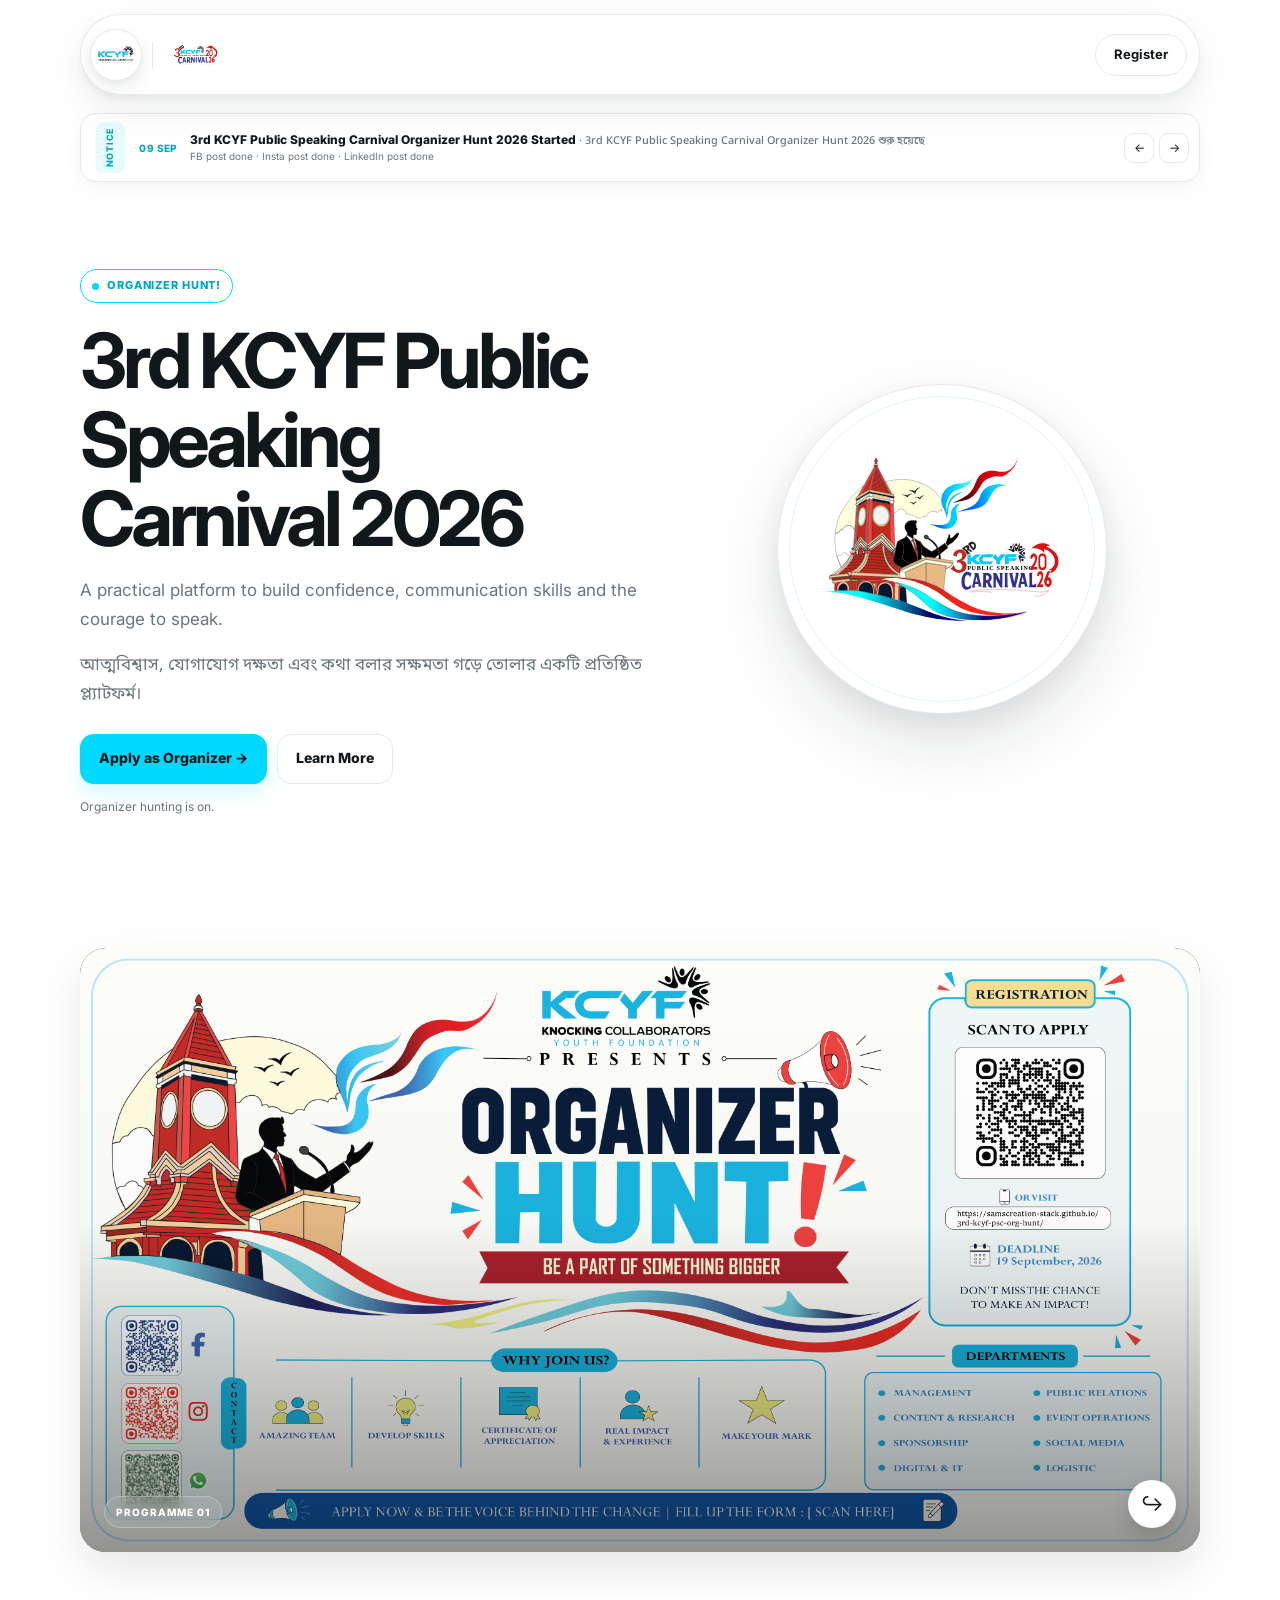
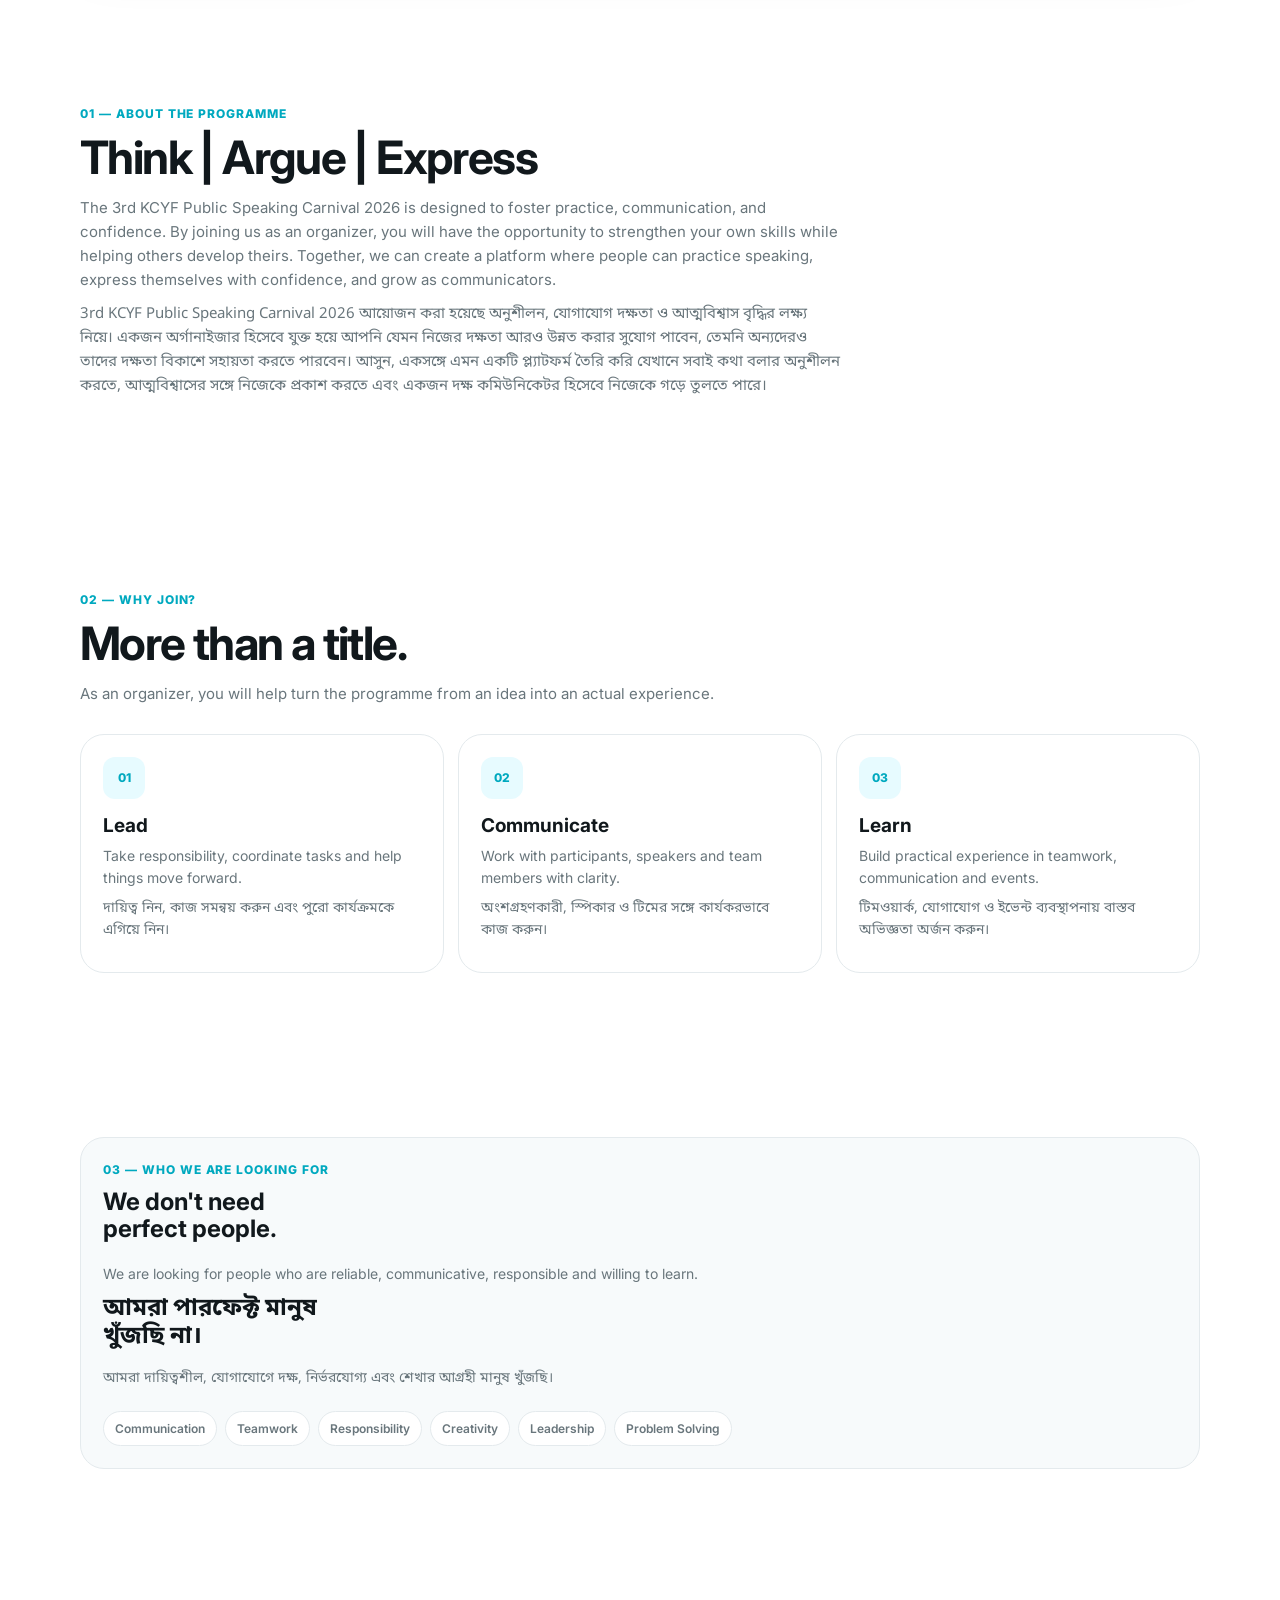
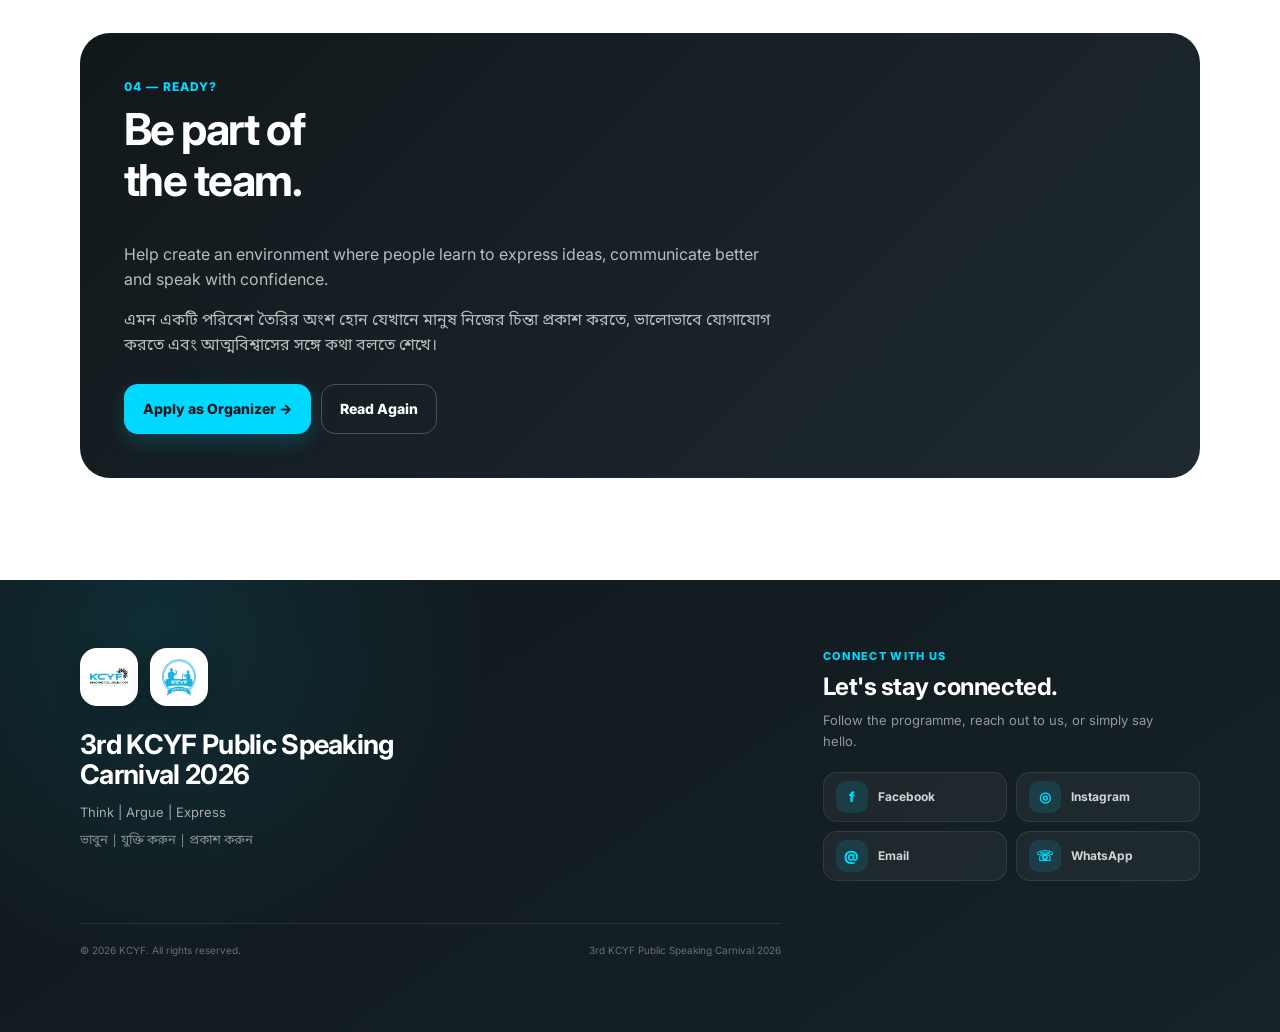
<file: index.html>
<!DOCTYPE html>
<html lang="en">

<head>
    <meta charset="UTF-8">

    <meta
        name="viewport"
        content="width=device-width, initial-scale=1.0"
    >

    <meta
        name="description"
        content="Organizer hunt for the 3rd KCYF Public Speaking Carnival."
    >

    <title>
        3rd KCYF PSC | Organizer Hunt
    </title>

    <!-- Favicon -->
    <link
        rel="icon"
        type="image/x-icon"
        href="asset/favicon.ico"
    >

    <!-- Main stylesheet -->
    <link
        rel="stylesheet"
        href="style.css"
    >
</head>


<body>


    <!-- =====================================================
         HEADER
         ===================================================== -->

    <header class="site-header">

        <div class="container nav">


            <!-- BRAND -->
            <a
                href="index.html"
                class="brand"
                aria-label="Public Speaking Programme home"
            >

                <img
                    src="asset/kcyf-logo.png"
                    alt="KCYF"
                >

                <span class="divider"></span>

                <img
                    src="asset/carnival-logo-text.svg"
                    alt="Programme"
                    class="event-logo"
                >

            </a>


            <!-- NAVIGATION -->
            <a
                href="register.html"
                class="nav-link"
            >
                Register
            </a>


        </div>

    </header>



    <!-- =====================================================
         MAIN
         ===================================================== -->

    <main>

<!-- =====================================================
     NOTICE BAR
     Hidden until there is an actual notice.
     ===================================================== -->

<section class="notice-bar" id="noticeBar" hidden>

    <div class="container">

        <div class="notice-box">

            <div class="notice-label">
                NOTICE
            </div>

            <div class="notice-window" id="noticeWindow">
                <!-- Notices will be added here later -->
            </div>

            <div class="notice-controls">

                <button
                    type="button"
                    class="notice-control"
                    id="noticePrev"
                    aria-label="Previous notice"
                >
                    ←
                </button>

                <button
                    type="button"
                    class="notice-control"
                    id="noticeNext"
                    aria-label="Next notice"
                >
                    →
                </button>

            </div>

        </div>

    </div>

</section>
        

        <!-- =================================================
             HERO
             ================================================= -->

        <section class="hero">

    <div class="container">

        <div class="hero-open">


                    <div class="hero-grid">


                        <!-- HERO TEXT -->

                        <div class="hero-content">


                            <span class="eyebrow">

                                <span class="eyebrow-dot"></span>

                                Organizer Hunt!

                            </span>


                            <h1>

                                3rd KCYF Public Speaking
                                <br>
                                Carnival 2026

                            </h1>


                            <p class="hero-subtitle">

                                A practical platform to build
                                confidence, communication skills
                                and the courage to speak.

                            </p>


                            <p class="hero-subtitle bn">

                                আত্মবিশ্বাস, যোগাযোগ দক্ষতা এবং
                                কথা বলার সক্ষমতা গড়ে তোলার একটি
                                প্রতিষ্ঠিত প্ল্যাটফর্ম।

                            </p>


                            <!-- BUTTONS -->

                            <div class="hero-actions">


                                <a
                                    href="register.html"
                                    class="btn btn-primary"
                                >
                                    Apply as Organizer
                                    →
                                </a>


                                <a
                                    href="#about"
                                    class="btn btn-secondary"
                                >
                                    Learn More
                                </a>


                            </div>


                            <p class="hero-note">

                                Organizer hunting is on.

                            </p>


                        </div>



                        <!-- HERO VISUAL -->

   <div class="hero-visual">

    <div class="hero-logo-circle">

        <img
            src="asset/carnival-logo-full.svg"
            alt="Public Speaking Programme"
        >

    </div>

</div>


                    </div>


                </div>

            </div>

        </section>

        <!-- =====================================================
     PROGRAMME BANNER 01
     ===================================================== -->

<section class="programme-banner">

    <div class="container">

        <a
            href="#"
            class="programme-banner-link"
            aria-label="Open programme banner"
        >

            <img
                src="asset/banner-01.png"
                alt="Public Speaking Programme"
                class="programme-banner-image"
            >

            <div class="programme-banner-overlay">

                <span class="programme-banner-tag">
                    PROGRAMME 01
                </span>

                <span class="programme-banner-arrow">
                    &#x21aa;
                </span>

            </div>

        </a>

    </div>

</section>


        <!-- =================================================
             ABOUT
             ================================================= -->

        <section
            class="section"
            id="about"
        >

            <div class="container">


                <div class="section-head">


                    <div class="section-kicker">

                        01 — ABOUT THE PROGRAMME

                    </div>


                    <h2>

                        Think | Argue | Express

                    </h2>


                    <p>

                        The 3rd KCYF Public Speaking Carnival 2026 
                        is designed to foster practice, communication, and confidence.
                        By joining us as an organizer, you will have the opportunity to
                        strengthen your own skills while helping others develop theirs.
                        Together, we can create a platform where people can practice speaking,
                        express themselves with confidence, and grow as communicators.


                    </p>


                    <p class="bn">

                        3rd KCYF Public Speaking Carnival 2026 আয়োজন করা হয়েছে অনুশীলন, যোগাযোগ দক্ষতা ও
                        আত্মবিশ্বাস বৃদ্ধির লক্ষ্য নিয়ে। একজন অর্গানাইজার হিসেবে যুক্ত হয়ে আপনি যেমন নিজের দক্ষতা 
                        আরও উন্নত করার সুযোগ পাবেন, তেমনি অন্যদেরও তাদের দক্ষতা বিকাশে সহায়তা করতে পারবেন।
                        আসুন, একসঙ্গে এমন একটি প্ল্যাটফর্ম তৈরি করি যেখানে সবাই কথা বলার অনুশীলন করতে, আত্মবিশ্বাসের
                        সঙ্গে নিজেকে প্রকাশ করতে এবং একজন দক্ষ কমিউনিকেটর হিসেবে নিজেকে গড়ে তুলতে পারে।


                    </p>


                </div>


            </div>

        </section>



        <!-- =================================================
             WHY ORGANIZE
             ================================================= -->

        <section class="section">


            <div class="container">


                <div class="section-head">


                    <div class="section-kicker">

                        02 — WHY JOIN?

                    </div>


                    <h2>

                        More than a title.

                    </h2>


                    <p>

                        As an organizer, you will help turn
                        the programme from an idea into an
                        actual experience.

                    </p>


                </div>



                <div class="grid-3">


                    <!-- CARD 01 -->

                    <article class="card">


                        <div class="card-icon">

                            01

                        </div>


                        <h3>

                            Lead

                        </h3>


                        <p>

                            Take responsibility, coordinate
                            tasks and help things move forward.

                        </p>


                        <p class="bn">

                            দায়িত্ব নিন, কাজ সমন্বয় করুন
                            এবং পুরো কার্যক্রমকে এগিয়ে নিন।

                        </p>


                    </article>



                    <!-- CARD 02 -->

                    <article class="card">


                        <div class="card-icon">

                            02

                        </div>


                        <h3>

                            Communicate

                        </h3>


                        <p>

                            Work with participants, speakers
                            and team members with clarity.

                        </p>


                        <p class="bn">

                            অংশগ্রহণকারী, স্পিকার ও টিমের
                            সঙ্গে কার্যকরভাবে কাজ করুন।

                        </p>


                    </article>



                    <!-- CARD 03 -->

                    <article class="card">


                        <div class="card-icon">

                            03

                        </div>


                        <h3>

                            Learn

                        </h3>


                        <p>

                            Build practical experience in
                            teamwork, communication and events.

                        </p>


                        <p class="bn">

                            টিমওয়ার্ক, যোগাযোগ ও ইভেন্ট
                            ব্যবস্থাপনায় বাস্তব অভিজ্ঞতা অর্জন করুন।

                        </p>


                    </article>


                </div>


            </div>

        </section>



        <!-- =================================================
             WHO WE ARE LOOKING FOR
             ================================================= -->

        <section class="section">


            <div class="container">


                <div class="card card-soft">


                    <div class="section-kicker">

                        03 — WHO WE ARE LOOKING FOR

                    </div>


                    <h2>

                        We don't need
                        <br>
                        perfect people.

                    </h2>


                    <p>

                        We are looking for people who are
                        reliable, communicative, responsible
                        and willing to learn.

                    </p>

                    <h2>

                        আমরা পারফেক্ট মানুষ
                        <br>
                        খুঁজছি না।

                    </h2>

                    <p class="bn">
                        আমরা দায়িত্বশীল, যোগাযোগে দক্ষ,
                        নির্ভরযোগ্য এবং শেখার আগ্রহী মানুষ খুঁজছি।

                    </p>



                    <div class="pill-row">


                        <span class="pill">
                            Communication
                        </span>


                        <span class="pill">
                            Teamwork
                        </span>


                        <span class="pill">
                            Responsibility
                        </span>


                        <span class="pill">
                            Creativity
                        </span>


                        <span class="pill">
                            Leadership
                        </span>


                        <span class="pill">
                            Problem Solving
                        </span>


                    </div>


                </div>


            </div>

        </section>



        <!-- =================================================
             FINAL CTA
             ================================================= -->

        <section class="section">


            <div class="container">


                <div class="cta-card">


                    <div class="section-kicker">

                        04 — READY?

                    </div>


                    <h2>

                        Be part of
                        <br>
                        the team.

                    </h2>


                    <p>

                        Help create an environment where
                        people learn to express ideas,
                        communicate better and speak with confidence.

                    </p>


                    <p class="bn">

                        এমন একটি পরিবেশ তৈরির অংশ হোন যেখানে
                        মানুষ নিজের চিন্তা প্রকাশ করতে,
                        ভালোভাবে যোগাযোগ করতে এবং আত্মবিশ্বাসের
                        সঙ্গে কথা বলতে শেখে।

                    </p>


                    <div class="hero-actions">


                        <a
                            href="register.html"
                            class="btn btn-primary"
                        >

                            Apply as Organizer
                            →

                        </a>


                        <a
                            href="#about"
                            class="btn btn-secondary"
                        >

                            Read Again

                        </a>


                    </div>


                </div>


            </div>

        </section>


    </main>



    <!-- =====================================================
         FOOTER
         ===================================================== -->

<footer class="premium-footer">

    <div class="container">

        <div class="footer-main">


            <!-- BRAND AREA -->

            <div class="footer-brand">

                <div class="footer-logos">

                    <div class="footer-logo-card">

                        <img
                            src="asset/kcyf-logo.png"
                            alt="KCYF"
                        >

                    </div>


                    <div class="footer-logo-card debate-logo-card">

                        <img
                            src="asset/kcyf-logo-debate-wing.png"
                            alt="KCYF Debate Wing"
                        >

                    </div>

                </div>


                <h3>

                    3rd KCYF Public Speaking<br>
                    Carnival 2026

                </h3>


                <p>

                    Think | Argue | Express

                </p>


                <p class="bn">

                    ভাবুন | যুক্তি করুন | প্রকাশ করুন

                </p>

            </div>



            <!-- CONTACT / SOCIAL AREA -->

<div class="footer-contact">

    <div class="footer-label">
        CONNECT WITH US
    </div>

    <h4>
        Let's stay connected.
    </h4>

    <p class="footer-contact-text">
        Follow the programme, reach out to us,
        or simply say hello.
    </p>


    <div class="social-buttons">


        <!-- FACEBOOK -->

        <a
            href="https://www.facebook.com/kcyf.org"
            target="_blank"
            rel="noopener noreferrer"
            class="social-button"
            aria-label="Facebook"
        >

            <span class="social-icon">
                f
            </span>

            <span>
                Facebook
            </span>

        </a>



        <!-- INSTAGRAM -->

        <a
            href="https://www.instagram.com/kcyf_insta"
            target="_blank"
            rel="noopener noreferrer"
            class="social-button"
            aria-label="Instagram"
        >

            <span class="social-icon">
                ◎
            </span>

            <span>
                Instagram
            </span>

        </a>



        <!-- EMAIL -->

        <a
    href="https://mail.google.com/mail/?view=cm&fs=1&to=knockingcollaborators@gmail.com&su=Public%20Speaking%20Programme%20Enquiry"
    target="_blank"
    rel="noopener noreferrer"
    class="social-button"
>

            <span class="social-icon">
                @
            </span>

            <span>
                Email
            </span>

        </a>



        <!-- WHATSAPP -->

        <a
            href="https://wa.me/8801621159749"
            target="_blank"
            rel="noopener noreferrer"
            class="social-button"
            aria-label="WhatsApp"
        >

            <span class="social-icon">
                ☏
            </span>

            <span>
                WhatsApp
            </span>

        </a>


    </div>

</div>



        <!-- BOTTOM -->

        <div class="footer-bottom">

            <span>

                © 2026 KCYF. All rights reserved.

            </span>


            <span>

                3rd KCYF Public Speaking
                Carnival 2026

            </span>

        </div>


    </div>

    </footer>


    <!-- JavaScript -->
    <script src="script.js"></script>

</body>

</html>
</file>
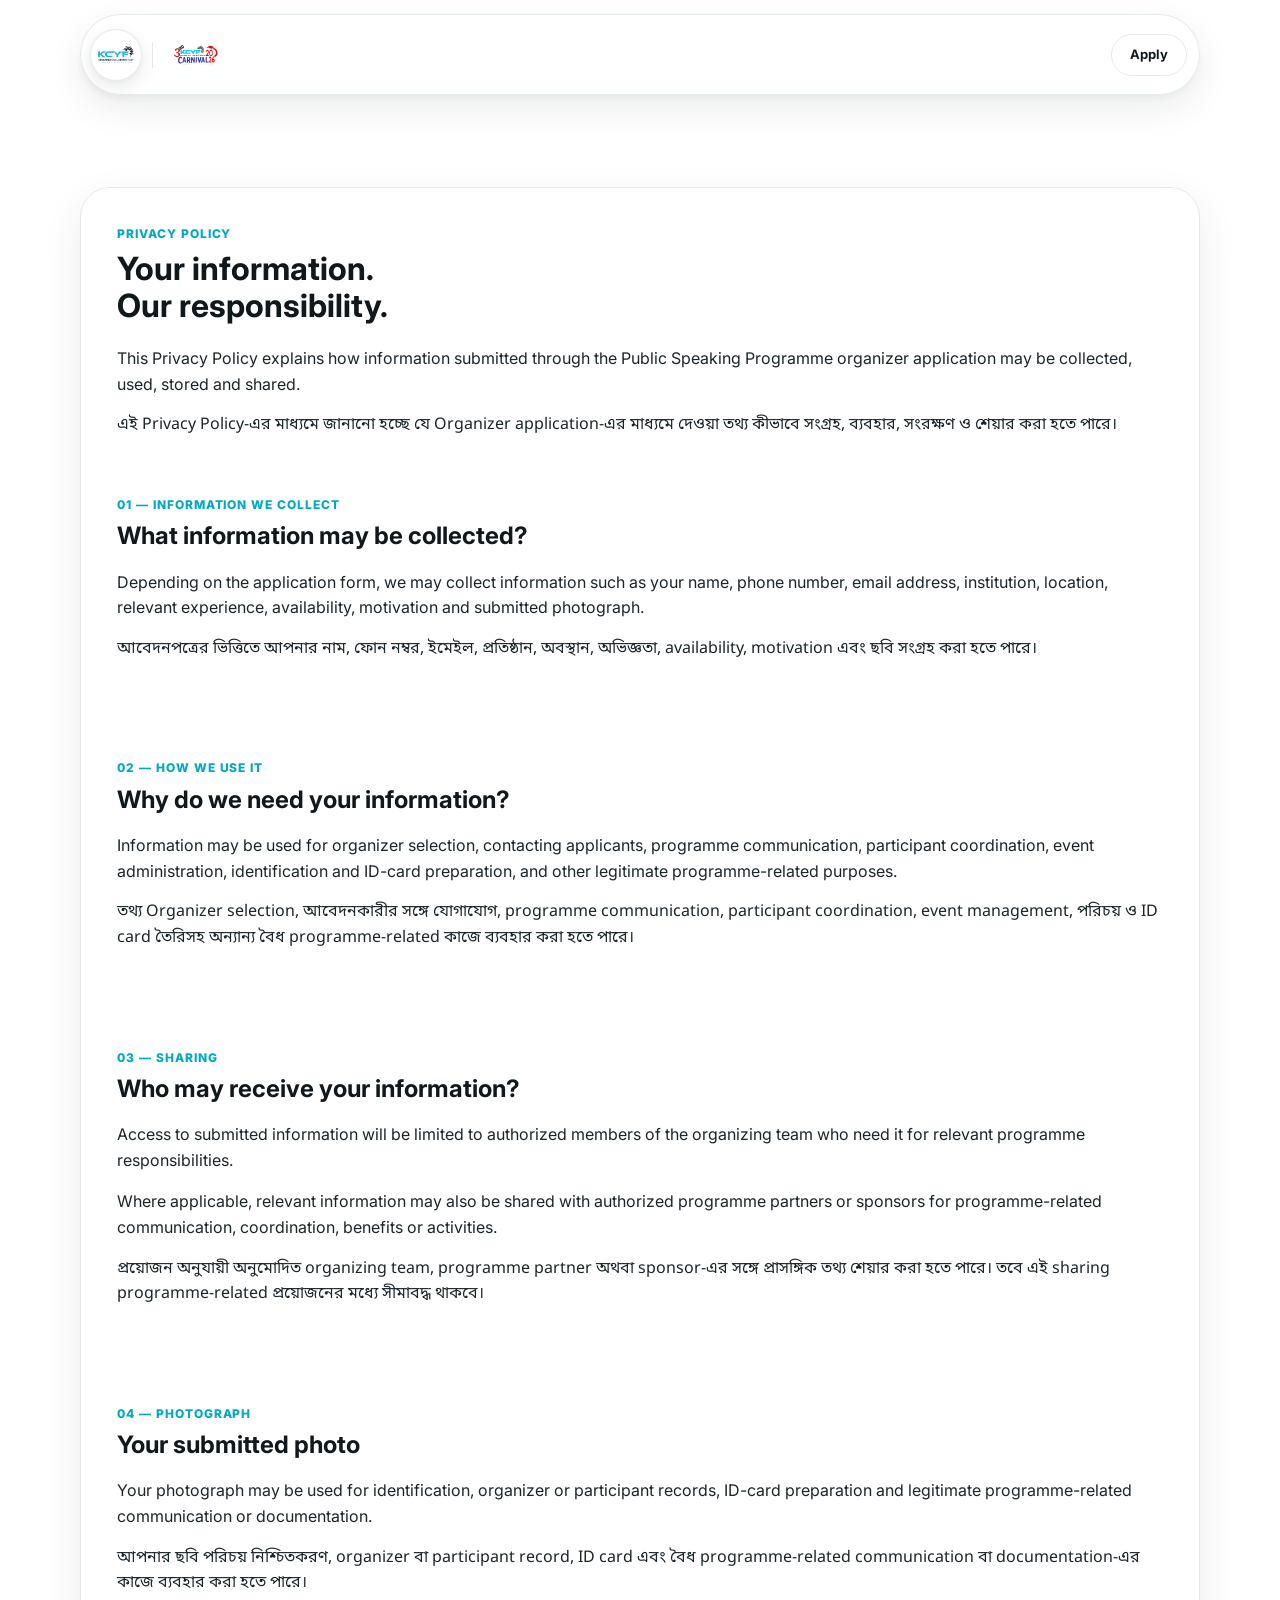
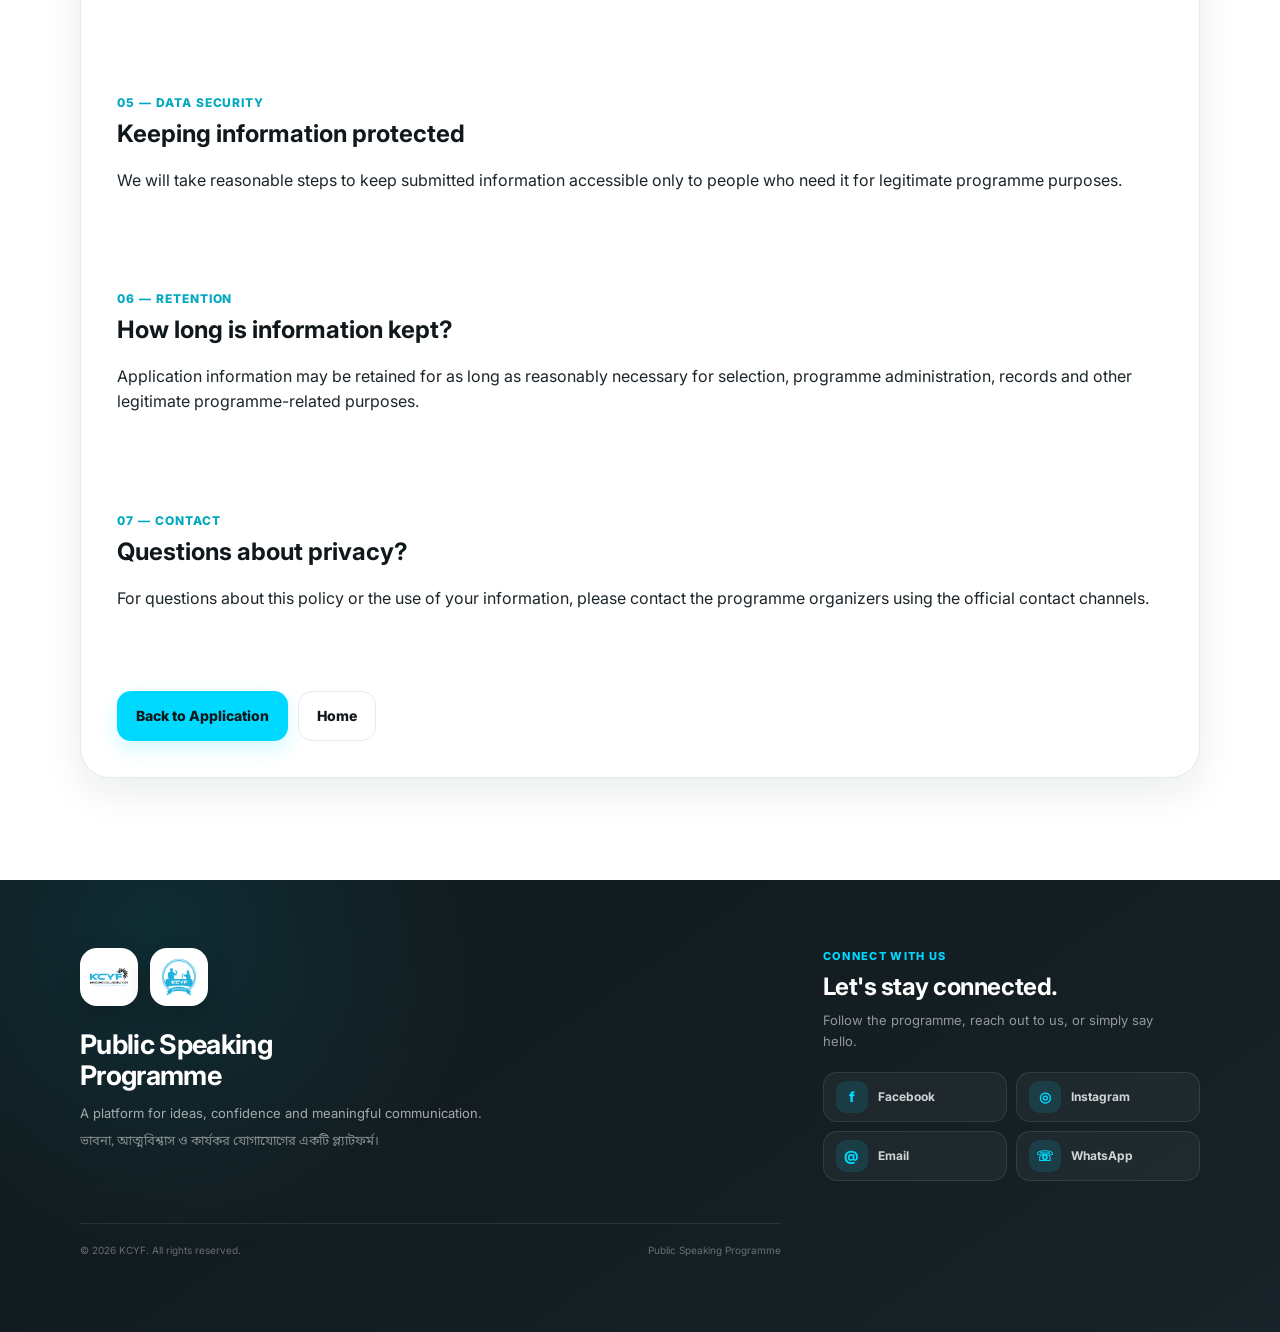
<file: privacy-policy.html>
<!DOCTYPE html>
<html lang="en">

<head>

    <meta charset="UTF-8">

    <meta
        name="viewport"
        content="width=device-width, initial-scale=1.0"
    >

    <meta
        name="description"
        content="Privacy Policy for the Public Speaking Programme."
    >

    <title>
        Privacy Policy | Public Speaking Programme
    </title>

    <link
        rel="icon"
        type="image/x-icon"
        href="asset/favicon.ico"
    >

    <link
        rel="stylesheet"
        href="style.css"
    >

</head>


<body>

    <!-- HEADER -->

    <header class="site-header">

        <div class="container nav">

            <a
                href="index.html"
                class="brand"
            >

                <img
                    src="asset/kcyf-logo.png"
                    alt="KCYF"
                >

                <span class="divider"></span>

                <img
                    src="asset/carnival-logo-text.svg"
                    alt="Programme"
                    class="event-logo"
                >

            </a>


            <a
                href="register.html"
                class="nav-link"
            >
                Apply
            </a>

        </div>

    </header>


    <!-- MAIN -->

    <main class="section">

        <div class="container">

            <div class="form-card">


                <div class="section-kicker">
                    PRIVACY POLICY
                </div>


                <h1>
                    Your information.
                    <br>
                    Our responsibility.
                </h1>


                <p>
                    This Privacy Policy explains how information
                    submitted through the Public Speaking Programme
                    organizer application may be collected, used,
                    stored and shared.
                </p>


                <p class="bn">
                    এই Privacy Policy-এর মাধ্যমে জানানো হচ্ছে যে
                    Organizer application-এর মাধ্যমে দেওয়া তথ্য কীভাবে
                    সংগ্রহ, ব্যবহার, সংরক্ষণ ও শেয়ার করা হতে পারে।
                </p>



                <!-- 01 -->

                <section class="section-small">

                    <div class="section-kicker">
                        01 — INFORMATION WE COLLECT
                    </div>

                    <h2>
                        What information may be collected?
                    </h2>

                    <p>
                        Depending on the application form, we may
                        collect information such as your name,
                        phone number, email address, institution,
                        location, relevant experience, availability,
                        motivation and submitted photograph.
                    </p>

                    <p class="bn">
                        আবেদনপত্রের ভিত্তিতে আপনার নাম, ফোন নম্বর,
                        ইমেইল, প্রতিষ্ঠান, অবস্থান, অভিজ্ঞতা,
                        availability, motivation এবং ছবি সংগ্রহ
                        করা হতে পারে।
                    </p>

                </section>



                <!-- 02 -->

                <section class="section-small">

                    <div class="section-kicker">
                        02 — HOW WE USE IT
                    </div>

                    <h2>
                        Why do we need your information?
                    </h2>

                    <p>
                        Information may be used for organizer
                        selection, contacting applicants,
                        programme communication, participant
                        coordination, event administration,
                        identification and ID-card preparation,
                        and other legitimate programme-related
                        purposes.
                    </p>

                    <p class="bn">
                        তথ্য Organizer selection, আবেদনকারীর সঙ্গে
                        যোগাযোগ, programme communication,
                        participant coordination, event management,
                        পরিচয় ও ID card তৈরিসহ অন্যান্য বৈধ
                        programme-related কাজে ব্যবহার করা হতে পারে।
                    </p>

                </section>



                <!-- 03 -->

                <section class="section-small">

                    <div class="section-kicker">
                        03 — SHARING
                    </div>

                    <h2>
                        Who may receive your information?
                    </h2>

                    <p>
                        Access to submitted information will be
                        limited to authorized members of the
                        organizing team who need it for relevant
                        programme responsibilities.
                    </p>

                    <p>
                        Where applicable, relevant information may
                        also be shared with authorized programme
                        partners or sponsors for programme-related
                        communication, coordination, benefits or
                        activities.
                    </p>

                    <p class="bn">
                        প্রয়োজন অনুযায়ী অনুমোদিত organizing team,
                        programme partner অথবা sponsor-এর সঙ্গে
                        প্রাসঙ্গিক তথ্য শেয়ার করা হতে পারে।
                        তবে এই sharing programme-related প্রয়োজনের
                        মধ্যে সীমাবদ্ধ থাকবে।
                    </p>

                </section>



                <!-- 04 -->

                <section class="section-small">

                    <div class="section-kicker">
                        04 — PHOTOGRAPH
                    </div>

                    <h2>
                        Your submitted photo
                    </h2>

                    <p>
                        Your photograph may be used for identification,
                        organizer or participant records, ID-card
                        preparation and legitimate programme-related
                        communication or documentation.
                    </p>

                    <p class="bn">
                        আপনার ছবি পরিচয় নিশ্চিতকরণ, organizer বা
                        participant record, ID card এবং বৈধ
                        programme-related communication বা
                        documentation-এর কাজে ব্যবহার করা হতে পারে।
                    </p>

                </section>



                <!-- 05 -->

                <section class="section-small">

                    <div class="section-kicker">
                        05 — DATA SECURITY
                    </div>

                    <h2>
                        Keeping information protected
                    </h2>

                    <p>
                        We will take reasonable steps to keep
                        submitted information accessible only to
                        people who need it for legitimate programme
                        purposes.
                    </p>

                </section>



                <!-- 06 -->

                <section class="section-small">

                    <div class="section-kicker">
                        06 — RETENTION
                    </div>

                    <h2>
                        How long is information kept?
                    </h2>

                    <p>
                        Application information may be retained for
                        as long as reasonably necessary for selection,
                        programme administration, records and other
                        legitimate programme-related purposes.
                    </p>

                </section>



                <!-- 07 -->

                <section class="section-small">

                    <div class="section-kicker">
                        07 — CONTACT
                    </div>

                    <h2>
                        Questions about privacy?
                    </h2>

                    <p>
                        For questions about this policy or the use of
                        your information, please contact the programme
                        organizers using the official contact channels.
                    </p>

                </section>



                <div class="hero-actions">

                    <a
                        href="register.html"
                        class="btn btn-primary"
                    >
                        Back to Application
                    </a>

                    <a
                        href="index.html"
                        class="btn btn-secondary"
                    >
                        Home
                    </a>

                </div>


            </div>

        </div>

    </main>


    <!-- FOOTER -->

<footer class="premium-footer">

    <div class="container">

        <div class="footer-main">


            <!-- BRAND AREA -->

            <div class="footer-brand">

                <div class="footer-logos">

                    <div class="footer-logo-card">

                        <img
                            src="asset/kcyf-logo.png"
                            alt="KCYF"
                        >

                    </div>


                    <div class="footer-logo-card debate-logo-card">

                        <img
                            src="asset/kcyf-logo-debate-wing.png"
                            alt="KCYF Debate Wing"
                        >

                    </div>

                </div>


                <h3>

                    Public Speaking
                    <br>
                    Programme

                </h3>


                <p>

                    A platform for ideas,
                    confidence and meaningful communication.

                </p>


                <p class="bn">

                    ভাবনা, আত্মবিশ্বাস ও
                    কার্যকর যোগাযোগের একটি প্ল্যাটফর্ম।

                </p>

            </div>



            <!-- CONTACT / SOCIAL AREA -->

<div class="footer-contact">

    <div class="footer-label">
        CONNECT WITH US
    </div>

    <h4>
        Let's stay connected.
    </h4>

    <p class="footer-contact-text">
        Follow the programme, reach out to us,
        or simply say hello.
    </p>


    <div class="social-buttons">


        <!-- FACEBOOK -->

        <a
            href="https://facebook.com/YOUR-PAGE"
            target="_blank"
            rel="noopener noreferrer"
            class="social-button"
            aria-label="Facebook"
        >

            <span class="social-icon">
                f
            </span>

            <span>
                Facebook
            </span>

        </a>



        <!-- INSTAGRAM -->

        <a
            href="https://instagram.com/YOUR-PAGE"
            target="_blank"
            rel="noopener noreferrer"
            class="social-button"
            aria-label="Instagram"
        >

            <span class="social-icon">
                ◎
            </span>

            <span>
                Instagram
            </span>

        </a>



        <!-- EMAIL -->

        <a
    href="https://mail.google.com/mail/?view=cm&fs=1&to=imramsamin24@gmail.com&su=Public%20Speaking%20Programme%20Enquiry"
    target="_blank"
    rel="noopener noreferrer"
    class="social-button"
>

            <span class="social-icon">
                @
            </span>

            <span>
                Email
            </span>

        </a>



        <!-- WHATSAPP -->

        <a
            href="https://wa.me/8801621159749"
            target="_blank"
            rel="noopener noreferrer"
            class="social-button"
            aria-label="WhatsApp"
        >

            <span class="social-icon">
                ☏
            </span>

            <span>
                WhatsApp
            </span>

        </a>


    </div>

</div>



        <!-- BOTTOM -->

        <div class="footer-bottom">

            <span>

                © 2026 KCYF. All rights reserved.

            </span>


            <span>

                Public Speaking Programme

            </span>

        </div>


    </div>

    </footer>


    <!-- JavaScript -->
    <script src="script.js"></script>

</body>

</html>
</file>
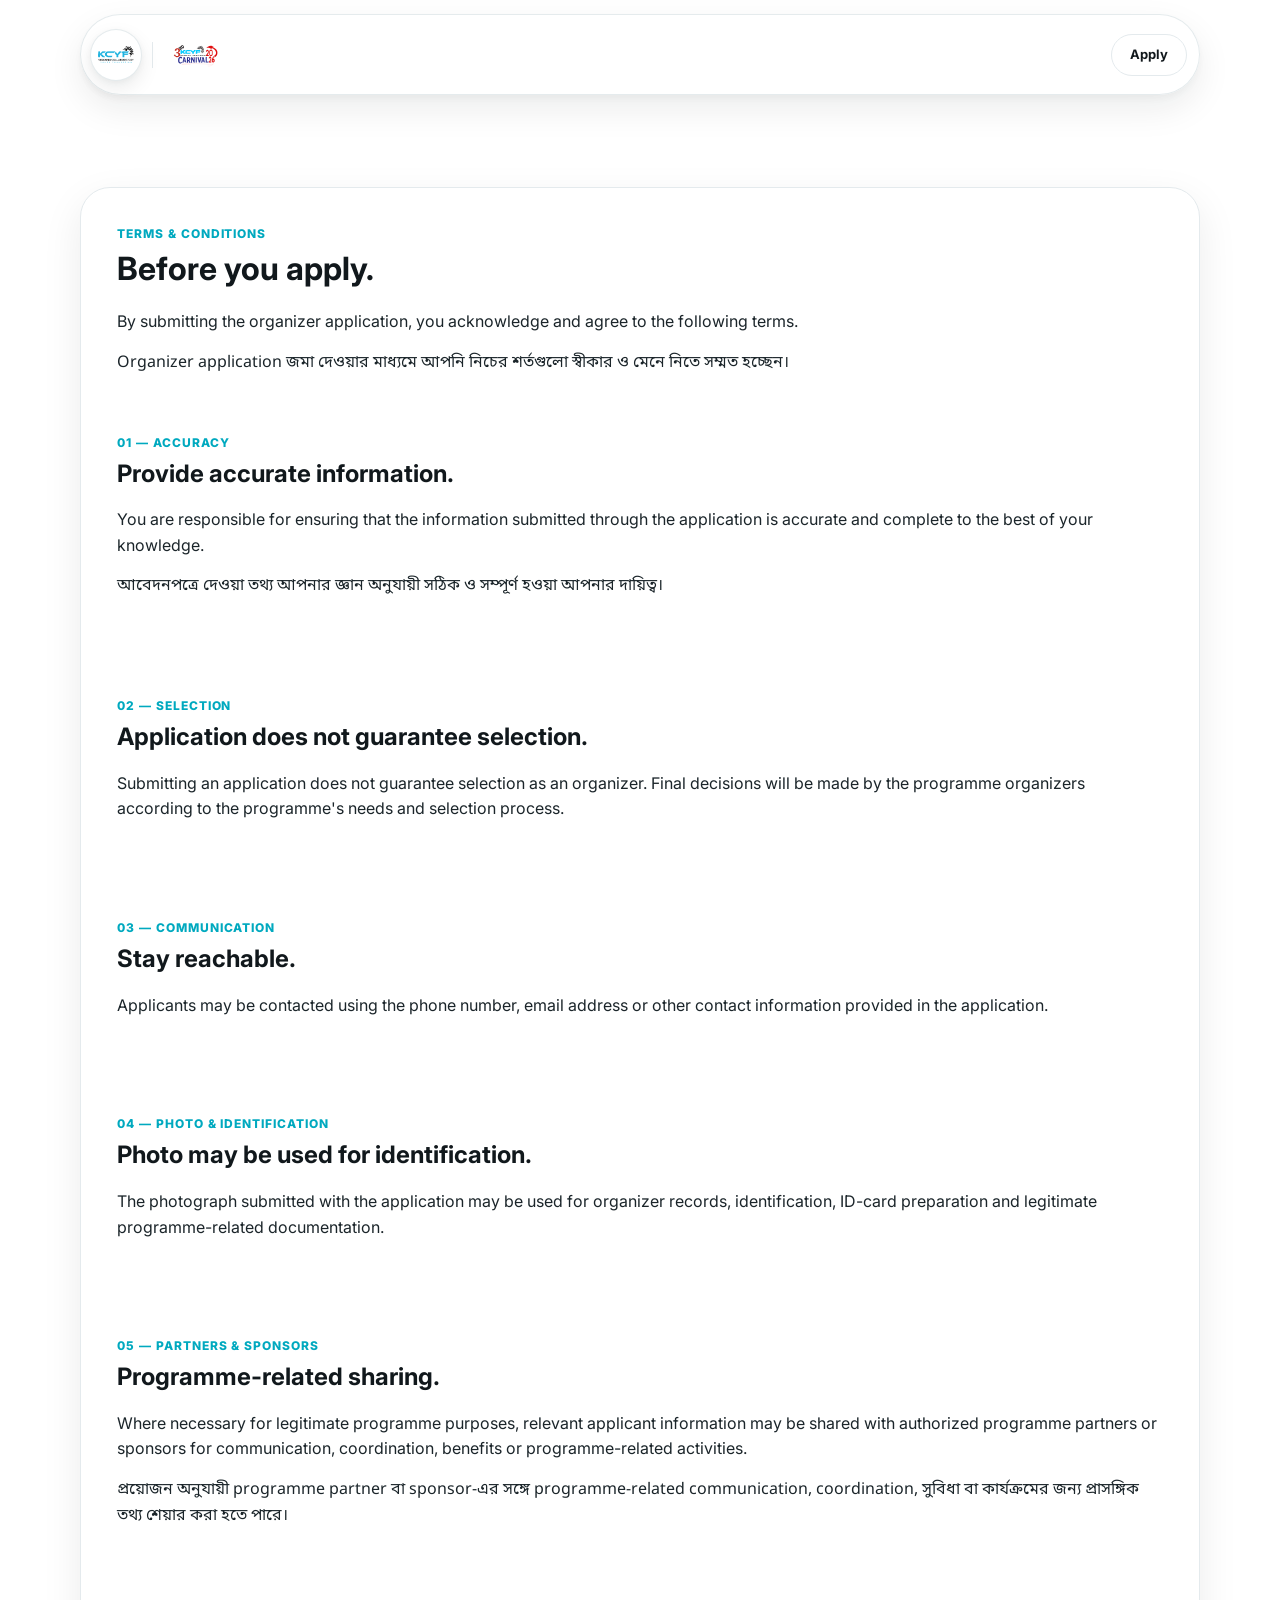
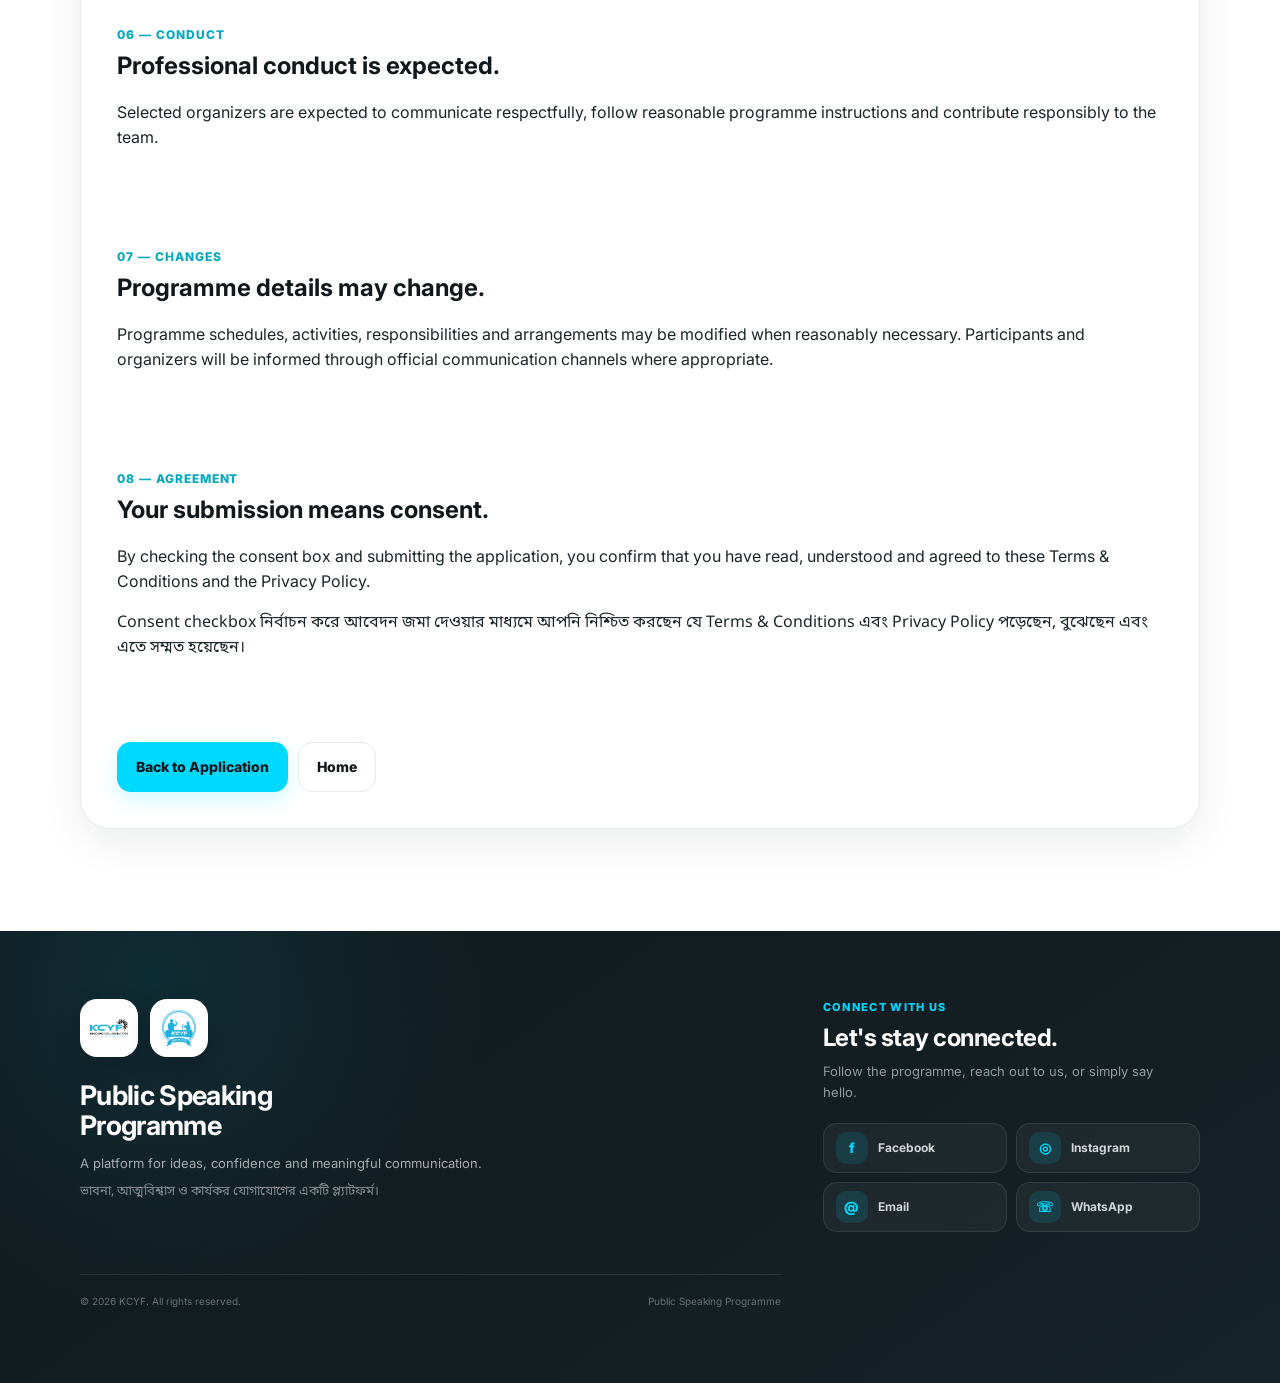
<file: terms-and-conditions.html>
<!DOCTYPE html>
<html lang="en">

<head>

    <meta charset="UTF-8">

    <meta
        name="viewport"
        content="width=device-width, initial-scale=1.0"
    >

    <meta
        name="description"
        content="Terms and Conditions for the Public Speaking Programme organizer application."
    >

    <title>
        Terms & Conditions | Public Speaking Programme
    </title>

    <link
        rel="icon"
        type="image/x-icon"
        href="asset/favicon.ico"
    >

    <link
        rel="stylesheet"
        href="style.css"
    >

</head>


<body>


    <!-- HEADER -->

    <header class="site-header">

        <div class="container nav">

            <a
                href="index.html"
                class="brand"
            >

                <img
                    src="asset/kcyf-logo.png"
                    alt="KCYF"
                >

                <span class="divider"></span>

                <img
                    src="asset/carnival-logo-text.svg"
                    alt="Programme"
                    class="event-logo"
                >

            </a>


            <a
                href="register.html"
                class="nav-link"
            >
                Apply
            </a>

        </div>

    </header>



    <!-- MAIN -->

    <main class="section">

        <div class="container">

            <div class="form-card">


                <div class="section-kicker">
                    TERMS & CONDITIONS
                </div>


                <h1>
                    Before you apply.
                </h1>


                <p>
                    By submitting the organizer application, you
                    acknowledge and agree to the following terms.
                </p>


                <p class="bn">
                    Organizer application জমা দেওয়ার মাধ্যমে
                    আপনি নিচের শর্তগুলো স্বীকার ও মেনে নিতে সম্মত হচ্ছেন।
                </p>



                <!-- 01 -->

                <section class="section-small">

                    <div class="section-kicker">
                        01 — ACCURACY
                    </div>

                    <h2>
                        Provide accurate information.
                    </h2>

                    <p>
                        You are responsible for ensuring that the
                        information submitted through the application
                        is accurate and complete to the best of your
                        knowledge.
                    </p>

                    <p class="bn">
                        আবেদনপত্রে দেওয়া তথ্য আপনার জ্ঞান অনুযায়ী
                        সঠিক ও সম্পূর্ণ হওয়া আপনার দায়িত্ব।
                    </p>

                </section>



                <!-- 02 -->

                <section class="section-small">

                    <div class="section-kicker">
                        02 — SELECTION
                    </div>

                    <h2>
                        Application does not guarantee selection.
                    </h2>

                    <p>
                        Submitting an application does not guarantee
                        selection as an organizer. Final decisions
                        will be made by the programme organizers
                        according to the programme's needs and
                        selection process.
                    </p>

                </section>



                <!-- 03 -->

                <section class="section-small">

                    <div class="section-kicker">
                        03 — COMMUNICATION
                    </div>

                    <h2>
                        Stay reachable.
                    </h2>

                    <p>
                        Applicants may be contacted using the phone
                        number, email address or other contact
                        information provided in the application.
                    </p>

                </section>



                <!-- 04 -->

                <section class="section-small">

                    <div class="section-kicker">
                        04 — PHOTO & IDENTIFICATION
                    </div>

                    <h2>
                        Photo may be used for identification.
                    </h2>

                    <p>
                        The photograph submitted with the application
                        may be used for organizer records,
                        identification, ID-card preparation and
                        legitimate programme-related documentation.
                    </p>

                </section>



                <!-- 05 -->

                <section class="section-small">

                    <div class="section-kicker">
                        05 — PARTNERS & SPONSORS
                    </div>

                    <h2>
                        Programme-related sharing.
                    </h2>

                    <p>
                        Where necessary for legitimate programme
                        purposes, relevant applicant information may
                        be shared with authorized programme partners
                        or sponsors for communication, coordination,
                        benefits or programme-related activities.
                    </p>

                    <p class="bn">
                        প্রয়োজন অনুযায়ী programme partner বা sponsor-এর
                        সঙ্গে programme-related communication,
                        coordination, সুবিধা বা কার্যক্রমের জন্য
                        প্রাসঙ্গিক তথ্য শেয়ার করা হতে পারে।
                    </p>

                </section>



                <!-- 06 -->

                <section class="section-small">

                    <div class="section-kicker">
                        06 — CONDUCT
                    </div>

                    <h2>
                        Professional conduct is expected.
                    </h2>

                    <p>
                        Selected organizers are expected to
                        communicate respectfully, follow reasonable
                        programme instructions and contribute
                        responsibly to the team.
                    </p>

                </section>



                <!-- 07 -->

                <section class="section-small">

                    <div class="section-kicker">
                        07 — CHANGES
                    </div>

                    <h2>
                        Programme details may change.
                    </h2>

                    <p>
                        Programme schedules, activities, responsibilities
                        and arrangements may be modified when reasonably
                        necessary. Participants and organizers will be
                        informed through official communication channels
                        where appropriate.
                    </p>

                </section>



                <!-- 08 -->

                <section class="section-small">

                    <div class="section-kicker">
                        08 — AGREEMENT
                    </div>

                    <h2>
                        Your submission means consent.
                    </h2>

                    <p>
                        By checking the consent box and submitting the
                        application, you confirm that you have read,
                        understood and agreed to these Terms & Conditions
                        and the Privacy Policy.
                    </p>

                    <p class="bn">
                        Consent checkbox নির্বাচন করে আবেদন জমা দেওয়ার
                        মাধ্যমে আপনি নিশ্চিত করছেন যে Terms & Conditions
                        এবং Privacy Policy পড়েছেন, বুঝেছেন এবং এতে
                        সম্মত হয়েছেন।
                    </p>

                </section>



                <div class="hero-actions">

                    <a
                        href="register.html"
                        class="btn btn-primary"
                    >
                        Back to Application
                    </a>

                    <a
                        href="index.html"
                        class="btn btn-secondary"
                    >
                        Home
                    </a>

                </div>


            </div>

        </div>

    </main>



    <!-- FOOTER -->

    <footer class="premium-footer">

    <div class="container">

        <div class="footer-main">


            <!-- BRAND AREA -->

            <div class="footer-brand">

                <div class="footer-logos">

                    <div class="footer-logo-card">

                        <img
                            src="asset/kcyf-logo.png"
                            alt="KCYF"
                        >

                    </div>


                    <div class="footer-logo-card debate-logo-card">

                        <img
                            src="asset/kcyf-logo-debate-wing.png"
                            alt="KCYF Debate Wing"
                        >

                    </div>

                </div>


                <h3>

                    Public Speaking
                    <br>
                    Programme

                </h3>


                <p>

                    A platform for ideas,
                    confidence and meaningful communication.

                </p>


                <p class="bn">

                    ভাবনা, আত্মবিশ্বাস ও
                    কার্যকর যোগাযোগের একটি প্ল্যাটফর্ম।

                </p>

            </div>



            <!-- CONTACT / SOCIAL AREA -->

<div class="footer-contact">

    <div class="footer-label">
        CONNECT WITH US
    </div>

    <h4>
        Let's stay connected.
    </h4>

    <p class="footer-contact-text">
        Follow the programme, reach out to us,
        or simply say hello.
    </p>


    <div class="social-buttons">


        <!-- FACEBOOK -->

        <a
            href="https://facebook.com/YOUR-PAGE"
            target="_blank"
            rel="noopener noreferrer"
            class="social-button"
            aria-label="Facebook"
        >

            <span class="social-icon">
                f
            </span>

            <span>
                Facebook
            </span>

        </a>



        <!-- INSTAGRAM -->

        <a
            href="https://instagram.com/YOUR-PAGE"
            target="_blank"
            rel="noopener noreferrer"
            class="social-button"
            aria-label="Instagram"
        >

            <span class="social-icon">
                ◎
            </span>

            <span>
                Instagram
            </span>

        </a>



        <!-- EMAIL -->

        <a
    href="https://mail.google.com/mail/?view=cm&fs=1&to=imramsamin24@gmail.com&su=Public%20Speaking%20Programme%20Enquiry"
    target="_blank"
    rel="noopener noreferrer"
    class="social-button"
>

            <span class="social-icon">
                @
            </span>

            <span>
                Email
            </span>

        </a>



        <!-- WHATSAPP -->

        <a
            href="https://wa.me/8801621159749"
            target="_blank"
            rel="noopener noreferrer"
            class="social-button"
            aria-label="WhatsApp"
        >

            <span class="social-icon">
                ☏
            </span>

            <span>
                WhatsApp
            </span>

        </a>


    </div>

</div>



        <!-- BOTTOM -->

        <div class="footer-bottom">

            <span>

                © 2026 KCYF. All rights reserved.

            </span>


            <span>

                Public Speaking Programme

            </span>

        </div>


    </div>

    </footer>


    <!-- JavaScript -->
    <script src="script.js"></script>

</body>

</html>
</file>
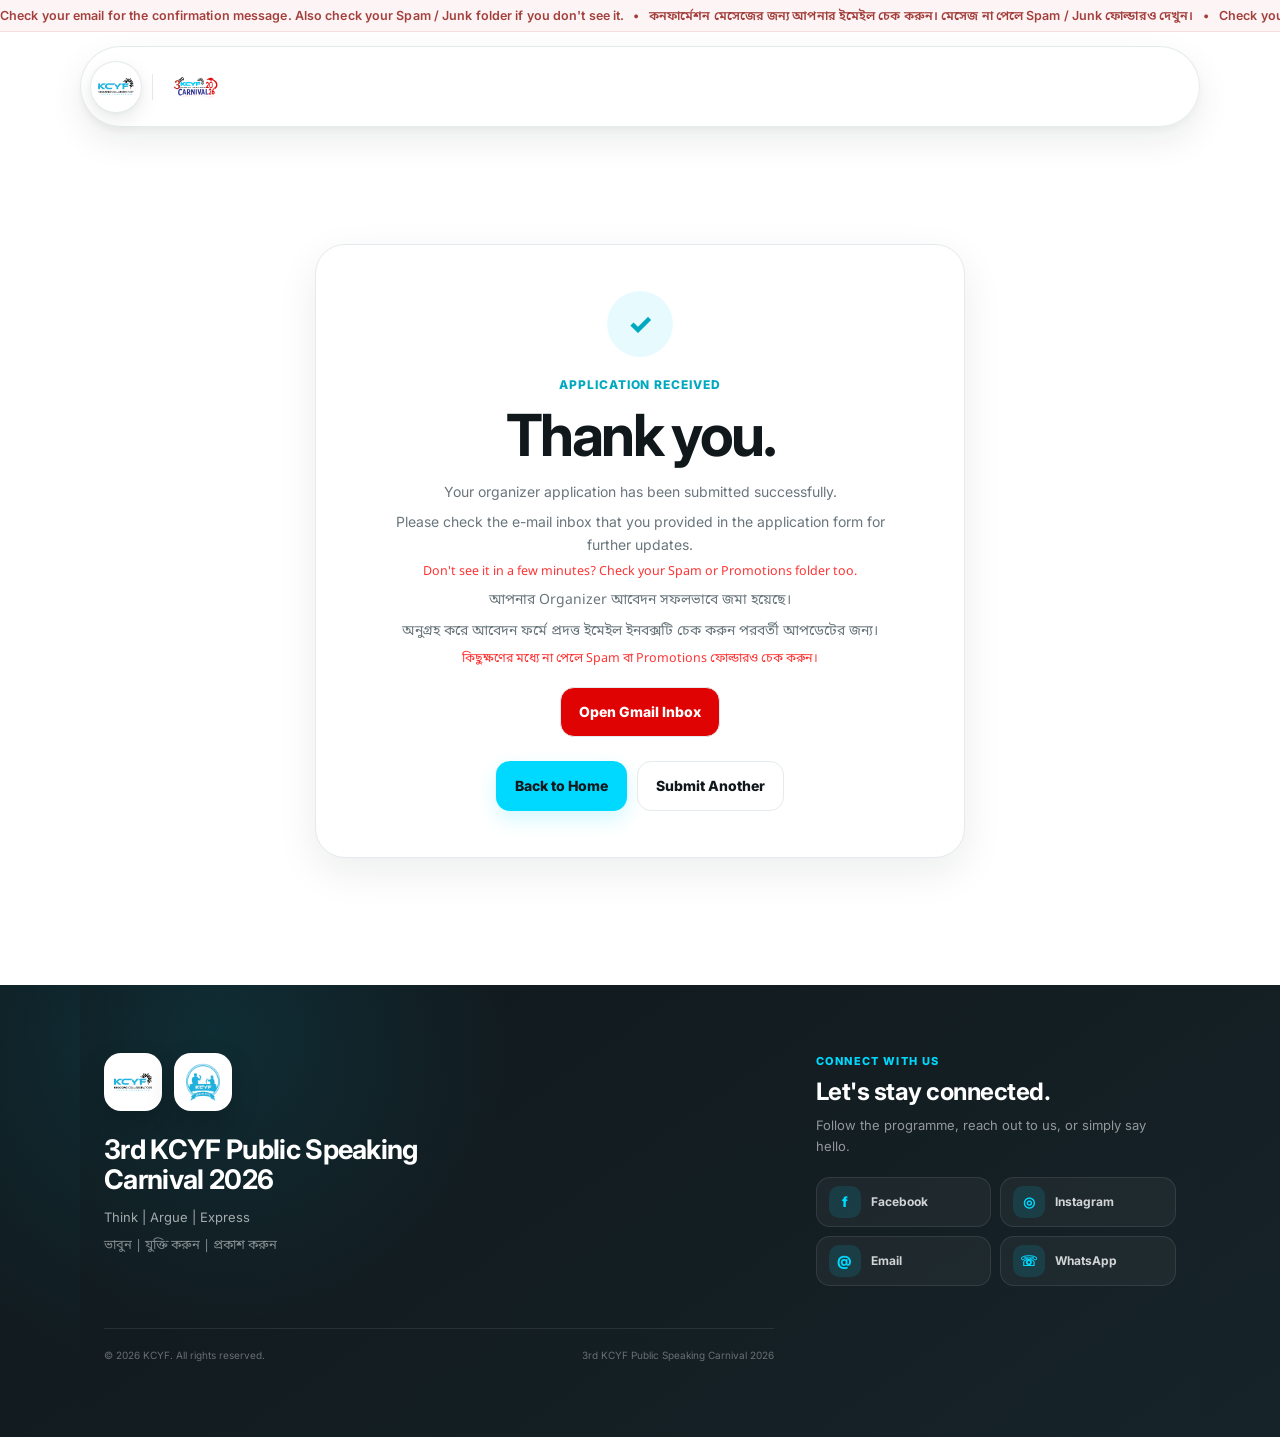
<file: thank-you.html>
<!DOCTYPE html>
<html lang="en">

<head>

    <meta charset="UTF-8">

    <meta
        name="viewport"
        content="width=device-width, initial-scale=1.0"
    >

    <meta
        name="description"
        content="Your organizer application has been received."
    >

    <title>
        Application Received | Public Speaking Programme
    </title>

    <!-- Favicon -->
    <link
        rel="icon"
        type="image/x-icon"
        href="asset/favicon.ico"
    >

    <!-- Main stylesheet -->
    <link
        rel="stylesheet"
        href="style.css"
    >

</head>


<body class="has-notice-strip">


    <!-- =====================================================
         EMAIL NOTIFICATION MARQUEE
         ===================================================== -->

    <div class="notice-strip" aria-hidden="true">

        <div class="notice-strip__track">

            <span class="notice-strip__item">
                Check your email for the confirmation message. Also check your Spam / Junk folder if you don't see it.
                &nbsp;&nbsp;•&nbsp;&nbsp;
                কনফার্মেশন মেসেজের জন্য আপনার ইমেইল চেক করুন। মেসেজ না পেলে Spam / Junk ফোল্ডারও দেখুন।
                &nbsp;&nbsp;•&nbsp;&nbsp;
            </span>

            <span class="notice-strip__item">
                Check your email for the confirmation message. Also check your Spam / Junk folder if you don't see it.
                &nbsp;&nbsp;•&nbsp;&nbsp;
                কনফার্মেশন মেসেজের জন্য আপনার ইমেইল চেক করুন। মেসেজ না পেলে Spam / Junk ফোল্ডারও দেখুন।
                &nbsp;&nbsp;•&nbsp;&nbsp;
            </span>

        </div>

    </div>


    <span class="sr-only">
        Check your email for the confirmation message. Also check your Spam or Junk folder if you don't see it.
    </span>


    <!-- =====================================================
         HEADER
         ===================================================== -->

    <header class="site-header">

        <div class="container nav">


            <!-- BRAND -->

            <a
                href="index.html"
                class="brand"
            >

                <img
                    src="asset/kcyf-logo.png"
                    alt="KCYF"
                >

                <span class="divider"></span>

                <img
                    src="asset/carnival-logo-text.svg"
                    alt="Programme"
                    class="event-logo"
                >

            </a>


        </div>

    </header>



    <!-- =====================================================
         MAIN
         ===================================================== -->

    <main class="thankyou">


        
        <div class="container">


            <div class="thank-card">


                <!-- SUCCESS ICON -->

                <div class="success-icon">

                    ✓

                </div>



                <!-- LABEL -->

                <div class="section-kicker">

                    APPLICATION RECEIVED

                </div>



                <!-- TITLE -->

                <h1>

                    Thank you<span id="thankName"></span>.

                </h1>



                <!-- ENGLISH -->

                <p>

                    Your organizer application has been
                    submitted successfully.

                </p>


                <p>

                    Please check the e-mail inbox that you provided in the application form for further updates.

                </p>

                <p style="color: red;" class="bn spam-note">

                    Don't see it in a few minutes? Check your
                    Spam or Promotions folder too.

                </p>



                <!-- BENGALI -->

                <p class="bn">

                    আপনার Organizer আবেদন সফলভাবে জমা হয়েছে।

                </p>


                <p class="bn">

                    অনুগ্রহ করে আবেদন ফর্মে প্রদত্ত ইমেইল ইনবক্সটি চেক করুন
                    পরবর্তী আপডেটের জন্য।

                </p>


                <p style="color: red;" class="bn spam-note">

                    কিছুক্ষণের মধ্যে না পেলে Spam বা Promotions
                    ফোল্ডারও চেক করুন।

                </p>


                <div class="gmail-cta">

                    <a
                        href="https://mail.google.com/mail/u/0/#inbox"
                        target="_blank"
                        rel="noopener noreferrer"
                        class="btn btn-secondary btn-gmail"
                    >

                        Open Gmail Inbox

                    </a>

                </div>



                <!-- BUTTONS -->

                <div class="thank-actions">


                    <a
                        href="index.html"
                        class="btn btn-primary"
                    >

                        Back to Home

                    </a>


                    <a
                        href="register.html"
                        class="btn btn-secondary"
                    >

                        Submit Another

                    </a>


                </div>


            </div>


        </div>

    </main>



    <!-- =====================================================
         FOOTER
         ===================================================== -->
<footer class="premium-footer">

    <div class="container">

       <footer class="premium-footer">

    <div class="container">

        <div class="footer-main">


            <!-- BRAND AREA -->

            <div class="footer-brand">

                <div class="footer-logos">

                    <div class="footer-logo-card">

                        <img
                            src="asset/kcyf-logo.png"
                            alt="KCYF"
                        >

                    </div>


                    <div class="footer-logo-card debate-logo-card">

                        <img
                            src="asset/kcyf-logo-debate-wing.png"
                            alt="KCYF Debate Wing"
                        >

                    </div>

                </div>


                <h3>

                    3rd KCYF Public Speaking<br>
                    Carnival 2026

                </h3>


                <p>

                    Think | Argue | Express

                </p>


                <p class="bn">

                    ভাবুন | যুক্তি করুন | প্রকাশ করুন

                </p>

            </div>



            <!-- CONTACT / SOCIAL AREA -->

<div class="footer-contact">

    <div class="footer-label">
        CONNECT WITH US
    </div>

    <h4>
        Let's stay connected.
    </h4>

    <p class="footer-contact-text">
        Follow the programme, reach out to us,
        or simply say hello.
    </p>


    <div class="social-buttons">


        <!-- FACEBOOK -->

        <a
            href="https://www.facebook.com/kcyf.org"
            target="_blank"
            rel="noopener noreferrer"
            class="social-button"
            aria-label="Facebook"
        >

            <span class="social-icon">
                f
            </span>

            <span>
                Facebook
            </span>

        </a>



        <!-- INSTAGRAM -->

        <a
            href="https://www.instagram.com/kcyf_insta"
            target="_blank"
            rel="noopener noreferrer"
            class="social-button"
            aria-label="Instagram"
        >

            <span class="social-icon">
                ◎
            </span>

            <span>
                Instagram
            </span>

        </a>



        <!-- EMAIL -->

        <a
    href="https://mail.google.com/mail/?view=cm&fs=1&to=knockingcollaborators@gmail.com&su=Public%20Speaking%20Programme%20Enquiry"
    target="_blank"
    rel="noopener noreferrer"
    class="social-button"
>

            <span class="social-icon">
                @
            </span>

            <span>
                Email
            </span>

        </a>



        <!-- WHATSAPP -->

        <a
            href="https://wa.me/8801621159749"
            target="_blank"
            rel="noopener noreferrer"
            class="social-button"
            aria-label="WhatsApp"
        >

            <span class="social-icon">
                ☏
            </span>

            <span>
                WhatsApp
            </span>

        </a>


    </div>

</div>



        <!-- BOTTOM -->

        <div class="footer-bottom">

            <span>

                © 2026 KCYF. All rights reserved.

            </span>


            <span>

                3rd KCYF Public Speaking
                Carnival 2026

            </span>

        </div>


    </div>

</footer>




    <!-- JavaScript -->
    <script src="script.js"></script>

</body>

</html>
</file>
<file: style.css>
/* =========================================================
   PUBLIC SPEAKING PROGRAMME
   MASTER STYLESHEET
   ========================================================= */


/* =========================================================
   01 — FONTS
   ========================================================= */

@import url('https://fonts.googleapis.com/css2?family=Inter:wght@400;500;600;700;800&family=Noto+Sans+Bengali:wght@400;500;600;700&display=swap');


/* =========================================================
   02 — DESIGN SYSTEM
   ========================================================= */

:root {

    /* Brand */
    --primary: #00d9ff;
    --primary-dark: #00a9bf;
    --primary-light: #e7fbff;

    /* Text */
    --black: #11181c;
    --text: #1b252a;
    --muted: #69767c;

    /* Background */
    --white: #ffffff;
    --off-white: #f7fafb;

    /* Borders */
    --border: #e4eaed;
    --border-dark: #cfd8dc;

    /* States */
    --success: #16805f;
    --danger: #b42318;

    /* Shadows */
    --shadow-sm:
        0 6px 20px rgba(17, 24, 28, 0.05);

    --shadow-md:
        0 14px 40px rgba(17, 24, 28, 0.08);

    --shadow-lg:
        0 24px 65px rgba(17, 24, 28, 0.12);

    /* Radius */
    --radius-sm: 10px;
    --radius-md: 16px;
    --radius-lg: 24px;
    --radius-xl: 30px;

    /* Layout */
    --max-width: 1120px;

    /* Motion */
    --transition: 180ms ease;
}


/* =========================================================
   03 — RESET
   ========================================================= */

*,
*::before,
*::after {
    box-sizing: border-box;
}

html {
    scroll-behavior: smooth;
}

body {
    margin: 0;
    padding: 0;

    background: var(--white);
    color: var(--text);

    font-family:
        "Inter",
        "Noto Sans Bengali",
        sans-serif;

    font-size: 16px;
    line-height: 1.6;

    -webkit-font-smoothing: antialiased;
    text-rendering: optimizeLegibility;
}

img {
    display: block;
    max-width: 100%;
}

a {
    color: inherit;
    text-decoration: none;
}

button,
input,
textarea,
select {
    font: inherit;
}

button {
    cursor: pointer;
}

h1,
h2,
h3,
h4,
p {
    margin-top: 0;
}

h1,
h2,
h3,
h4 {
    color: var(--black);
    line-height: 1.15;
}

::selection {
    background: var(--primary-light);
    color: var(--black);
}


/* =========================================================
   04 — GENERAL LAYOUT
   ========================================================= */

.container {
    width: min(var(--max-width),
            calc(100% - 32px));

    margin-inline: auto;
}

.section {
    padding: 64px 0;
}

.section-small {
    padding: 40px 0;
}

.bn {
    font-family:
        "Noto Sans Bengali",
        "Inter",
        sans-serif;
}


/* =========================================================
   05 — FLOATING NAVIGATION
   ========================================================= */

.site-header {
    position: sticky;
    top: 0;
    z-index: 1000;

    padding: 14px 0 10px;

    background: rgba(255, 255, 255, 0.88);

    border: none;

    backdrop-filter: blur(14px);
    -webkit-backdrop-filter: blur(14px);
}


/* Navigation card */

.nav {
    min-height: 78px;

    display: flex;
    align-items: center;
    justify-content: space-between;

    gap: 16px;

    padding: 6px 10px 6px 8px;

    background:
        rgba(255, 255, 255, 0.96);

    border:
        1px solid rgba(228, 234, 237, 0.95);

    border-radius: 100px;

    box-shadow:
        0 14px 35px rgba(17, 24, 28, 0.08),
        0 4px 10px rgba(17, 24, 28, 0.04);

    backdrop-filter: blur(14px);
    -webkit-backdrop-filter: blur(14px);
}


/* Brand */

.brand {
    display: flex;
    align-items: center;
    gap: 10px;

    min-width: 0;

    flex: 1;
}

/* KCYF logo */

.brand>img:first-child {
    width: 52px;
    height: 52px;

    flex: 0 0 52px;

    padding: 7px;

    object-fit: contain;

    border-radius: 50%;

    background: var(--white);

    border:
        1px solid rgba(228, 234, 237, 0.95);

    box-shadow:
        0 8px 20px rgba(17, 24, 28, 0.08),
        0 2px 6px rgba(17, 24, 28, 0.04);

    position: relative;

    z-index: 2;
}


/* All brand images */

.brand img {
    width: auto;
}


/* Divider */

.brand .divider {
    width: 1px;
    height: 26px;

    flex: 0 0 1px;

    background: var(--border);
}


/* Event text logo */

.brand .event-logo {
    height: 65px;
    width: auto;
    max-width: 320px;

    flex-shrink: 0;
}

/* Navigation button */

.nav-link {
    display: inline-flex;
    align-items: center;
    justify-content: center;

    min-height: 42px;

    padding: 0 18px;

    border:
        1px solid var(--border);

    border-radius: 999px;

    background: var(--white);

    color: var(--black);

    font-size: 13px;
    font-weight: 700;

    white-space: nowrap;

    transition:
        background var(--transition),
        color var(--transition),
        border-color var(--transition),
        transform var(--transition);
}

.nav-link:hover {
    background: var(--black);

    color: var(--white);

    border-color: var(--black);

    transform: translateY(-1px);
}


/* =========================================================
   06 — BUTTONS
   ========================================================= */

.btn {
    min-height: 50px;

    display: inline-flex;
    align-items: center;
    justify-content: center;

    gap: 8px;

    padding: 0 18px;

    border:
        1px solid transparent;

    border-radius: 14px;

    font-size: 14px;
    font-weight: 800;

    transition:
        background var(--transition),
        color var(--transition),
        border-color var(--transition),
        transform var(--transition),
        box-shadow var(--transition);
}

.btn-primary {
    background: var(--primary);

    color: var(--black);

    box-shadow:
        0 8px 20px rgba(0, 217, 255, 0.18);
}

.btn-primary:hover {
    background: var(--black);

    color: var(--white);

    transform: translateY(-2px);

    box-shadow:
        0 12px 26px rgba(17, 24, 28, 0.16);
}

.btn-secondary {
    background: var(--white);

    color: var(--black);

    border-color: var(--border);
}

.btn-secondary:hover {
    background: var(--off-white);

    border-color: var(--border-dark);

    transform: translateY(-1px);
}

.btn-gmail {
    background: rgb(224, 3, 3);
    color: var(--white);
}

.btn-gmail:hover {
    background: rgb(0, 0, 0);
    color: var(--off-white);
}


/* =========================================================
   07 — HERO
   ========================================================= */

.hero {
    padding: 34px 0 50px;
}


/*
   IMPORTANT:
   This is an OPEN hero.
   No card.
*/

.hero-open {
    position: relative;

    padding: 24px 0 30px;

    background: transparent;

    border: none;

    border-radius: 0;

    box-shadow: none;
}


.hero-grid {
    display: grid;

    gap: 34px;

    align-items: center;
}


/* Hero text */

.hero-content {
    position: relative;

    z-index: 2;
}


/* Small recruitment badge */

.eyebrow {
    display: inline-flex;

    align-items: center;

    gap: 8px;

    padding: 7px 11px;

    border:
        1px solid var(--primary);

    border-radius: 999px;

    background: var(--white);

    color: var(--primary-dark);

    font-size: 11px;

    font-weight: 800;

    letter-spacing: 0.08em;

    text-transform: uppercase;
}

.eyebrow-dot {
    width: 7px;
    height: 7px;

    border-radius: 50%;

    background: var(--primary);
}


/* Main heading */

.hero h1 {
    max-width: 780px;

    margin: 18px 0 0;

    color: var(--black);

    font-size:
        clamp(42px,
            11vw,
            76px);

    line-height: 1.04;

    letter-spacing: -0.055em;
}


/* Hero description */

.hero-subtitle {
    max-width: 700px;

    margin: 18px 0 0;

    color: var(--muted);

    font-size: 17px;

    line-height: 1.7;
}


/* Hero buttons */

.hero-actions {
    display: flex;

    flex-wrap: wrap;

    gap: 10px;

    margin-top: 24px;
}


.hero-note {
    margin-top: 13px;

    color: var(--muted);

    font-size: 12px;
}


/* =========================================================
   08 — HERO FLOATING EVENT LOGO
   ========================================================= */

.hero-visual {
    min-height: 360px;

    display: flex;

    align-items: center;

    justify-content: center;

    background: transparent;

    border: none;

    box-shadow: none;
}


/*
   Large standalone white circle.

   No surrounding box.
   No card.
*/

.hero-logo-circle {

    width: 330px;
    height: 330px;

    display: flex;

    align-items: center;

    justify-content: center;

    position: relative;

    border-radius: 50%;

    background: var(--white);

    border:
        1px solid rgba(228, 234, 237, 0.95);

    box-shadow:
        0 30px 70px rgba(17, 24, 28, 0.12),
        0 10px 26px rgba(17, 24, 28, 0.06);

    animation:
        logoFloat 4s ease-in-out infinite;
}


/* Inner premium ring */

.hero-logo-circle::before {
    content: "";

    position: absolute;

    inset: 11px;

    border-radius: 50%;

    border:
        1px solid rgba(0, 174, 190, 0.12);

    pointer-events: none;
}


/* Event logo */

.hero-logo-circle img {

    width: 74%;
    height: 74%;

    object-fit: contain;

    margin: 0;
}


/* Floating animation */

@keyframes logoFloat {

    0% {
        transform: translateY(0);
    }

    50% {
        transform: translateY(-15px);
    }

    100% {
        transform: translateY(0);
    }

}


/* =========================================================
   09 — SECTION HEADINGS
   ========================================================= */

.section-head {
    max-width: 760px;

    margin-bottom: 28px;
}

.section-kicker {
    margin-bottom: 8px;

    color: var(--primary-dark);

    font-size: 12px;

    font-weight: 800;

    letter-spacing: 0.08em;
}

.section-head h2 {
    margin-bottom: 12px;

    color: var(--black);

    font-size:
        clamp(30px,
            7vw,
            46px);

    letter-spacing: -0.035em;
}

.section-head p {
    margin-bottom: 10px;

    color: var(--muted);

    font-size: 15px;
}


/* =========================================================
   10 — CARDS
   ========================================================= */

.grid-3 {
    display: grid;

    gap: 14px;
}

.card {
    padding: 22px;

    border:
        1px solid var(--border);

    border-radius: var(--radius-lg);

    background: var(--white);
}

.card-soft {
    background: var(--off-white);
}

.card-icon {
    width: 42px;
    height: 42px;

    display: grid;

    place-items: center;

    margin-bottom: 16px;

    border-radius: 12px;

    background: var(--primary-light);

    color: var(--primary-dark);

    font-size: 12px;

    font-weight: 800;
}

.card h3 {
    margin-bottom: 8px;

    color: var(--black);

    font-size: 19px;
}

.card p {
    margin-bottom: 8px;

    color: var(--muted);

    font-size: 14px;
}


/* Pills */

.pill-row {
    display: flex;

    flex-wrap: wrap;

    gap: 8px;

    margin-top: 20px;
}

.pill {
    padding: 7px 11px;

    border:
        1px solid var(--border);

    border-radius: 999px;

    background: var(--white);

    color: var(--muted);

    font-size: 12px;

    font-weight: 600;
}


/* =========================================================
   11 — DARK CTA
   ========================================================= */

.cta-card {
    padding: 30px 22px;

    border-radius: var(--radius-xl);

    background:
        linear-gradient(135deg,
            #11181c,
            #1e2a2f);

    color: var(--white);
}

.cta-card .section-kicker {
    color: var(--primary);
}

.cta-card h2 {
    color: var(--white);

    font-size:
        clamp(30px,
            7vw,
            44px);

    letter-spacing: -0.035em;
}

.cta-card p {
    max-width: 650px;

    color:
        rgba(255, 255, 255, 0.70);
}

.cta-card .btn-secondary {
    background: transparent;

    color: var(--white);

    border-color:
        rgba(255, 255, 255, 0.22);
}

.cta-card .btn-secondary:hover {
    background:
        rgba(255, 255, 255, 0.07);

    border-color:
        rgba(255, 255, 255, 0.32);
}


/* =========================================================
   12 — FORM PAGE
   ========================================================= */

.form-wrap {
    padding: 32px 0 64px;
}

.form-card {
    padding: 24px;

    border:
        1px solid var(--border);

    border-radius: var(--radius-xl);

    background: var(--white);

    box-shadow: var(--shadow-md);
}

.form-intro {
    margin-bottom: 28px;
}

.form-intro h1 {
    margin-bottom: 10px;

    color: var(--black);

    font-size:
        clamp(36px,
            9vw,
            58px);

    letter-spacing: -0.045em;
}

.form-intro p {
    margin-bottom: 7px;

    color: var(--muted);

    font-size: 14px;
}

.form-grid {
    display: grid;

    gap: 18px;
}

.field {
    display: flex;

    flex-direction: column;

    gap: 7px;
}

.field label {
    color: var(--black);

    font-size: 13px;

    font-weight: 800;
}

.required {
    color: var(--primary-dark);
}

.help {
    color: var(--muted);

    font-size: 11px;
}

.error {
    display: none;

    color: var(--danger);

    font-size: 11px;
}

.field.invalid .error {
    display: block;
}


/* =========================================================
   13 — FORM INPUTS
   ========================================================= */

input,
select,
textarea {
    width: 100%;

    padding: 13px 14px;

    border:
        1px solid var(--border-dark);

    border-radius: 13px;

    outline: none;

    background: var(--white);

    color: var(--text);

    font-size: 14px;

    transition:
        border-color var(--transition),
        box-shadow var(--transition);
}

input::placeholder,
textarea::placeholder {
    color: #a1adb2;
}

input:focus,
select:focus,
textarea:focus {

    border-color: var(--primary);

    box-shadow:
        0 0 0 4px rgba(0, 217, 255, 0.10);
}

textarea {
    min-height: 130px;

    resize: vertical;
}


/* =========================================================
   14 — EXPERIENCE CHECKBOXES
   ========================================================= */

.experience-options {
    display: grid;

    gap: 9px;
}

.experience-option {

    display: flex;

    align-items: center;

    gap: 12px;

    padding: 13px 14px;

    border:
        1px solid var(--border);

    border-radius: 13px;

    background: var(--white);

    cursor: pointer;

    transition:
        border-color var(--transition),
        background var(--transition),
        box-shadow var(--transition);
}

.experience-option:hover {

    border-color: var(--primary);

    background: var(--primary-light);
}

.experience-option input {

    width: 18px;
    height: 18px;

    flex: 0 0 auto;

    margin: 0;

    accent-color: var(--primary);
}

.experience-option span {

    display: flex;

    flex-direction: column;

    color: var(--text);

    font-size: 13px;

    font-weight: 700;
}

.experience-option small {

    margin-top: 2px;

    color: var(--muted);

    font-size: 11px;

    font-weight: 400;
}

.experience-option:has(input:checked) {

    border-color: var(--primary);

    background: var(--primary-light);

    box-shadow:
        0 0 0 3px rgba(0, 217, 255, 0.08);
}

.experience-option:has(input:disabled) {

    opacity: 0.45;

    cursor: not-allowed;
}

.experience-option:has(input:disabled):hover {

    border-color: var(--border);

    background: var(--white);
}

.experience-option input:disabled {

    cursor: not-allowed;
}


/* =========================================================
   15 — PHOTO UPLOAD
   ========================================================= */

.file-box {

    padding: 15px;

    border:
        1px dashed #b9d8dd;

    border-radius: var(--radius-md);

    background: var(--off-white);
}

.file-box input[type="file"] {

    background: var(--white);
}

.photo-preview {

    display: none;

    align-items: center;

    gap: 12px;

    margin-top: 12px;
}

.photo-preview.visible {

    display: flex;
}

.photo-preview img {

    width: 64px;
    height: 64px;

    object-fit: cover;

    border:
        1px solid var(--border);

    border-radius: 12px;
}


/* =========================================================
   16 — PRIVACY CONSENT
   ========================================================= */

.checkbox-row {

    display: flex;

    align-items: flex-start;

    gap: 10px;

    margin-top: 20px;
}

.checkbox-row input[type="checkbox"] {

    width: 18px;
    height: 18px;

    flex: 0 0 auto;

    margin-top: 4px;

    padding: 0;
}

.checkbox-row label {

    color: var(--muted);

    font-size: 12px;

    line-height: 1.7;
}

.privacy-consent {

    align-items: flex-start;

    padding: 16px;

    border:
        1px solid var(--border);

    border-radius: var(--radius-md);

    background: var(--off-white);
}

.privacy-consent>input[type="checkbox"] {

    margin-top: 4px;
}

.privacy-consent label {

    color: var(--muted);

    font-size: 12px;

    line-height: 1.7;
}

.privacy-consent a {

    color: var(--primary-dark);

    font-weight: 800;

    text-decoration: underline;

    text-decoration-thickness: 1px;

    text-underline-offset: 2px;
}

.privacy-consent a:hover {

    color: var(--primary);
}

.consent-details {

    color: var(--muted);

    font-size: 11px;

    line-height: 1.65;
}


/* =========================================================
   17 — FORM ACTIONS
   ========================================================= */

.form-actions {

    display: flex;

    flex-wrap: wrap;

    gap: 10px;

    margin-top: 24px;
}

.status {

    display: none;

    margin-top: 16px;

    padding: 12px 14px;

    border-radius: 12px;

    font-size: 12px;
}

.status.show {

    display: block;
}

.status.error {

    background: #fef3f2;

    color: var(--danger);
}

.status.success {

    background: #ecfdf3;

    color: var(--success);
}


/* =========================================================
   18 — THANK YOU PAGE
   ========================================================= */

.thankyou {
    min-height:
        calc(100vh - 72px);

    display: flex;

    align-items: center;

    justify-content: center;

    padding: 32px 0;
}

.thank-card {
    width: 100%;
    max-width: 650px;

    margin-left: auto;
    margin-right: auto;

    padding: 32px 22px;

    text-align: center;

    border:
        1px solid var(--border);

    border-radius: var(--radius-xl);

    background: var(--white);

    box-shadow: var(--shadow-md);
}

.success-icon {

    width: 66px;
    height: 66px;

    display: grid;

    place-items: center;

    margin: 0 auto 18px;

    border-radius: 50%;

    background: var(--primary-light);

    color: var(--primary-dark);

    font-size: 28px;

    font-weight: 800;
}

.thank-card h1 {

    margin-bottom: 12px;

    color: var(--black);

    font-size:
        clamp(38px,
            9vw,
            58px);

    letter-spacing: -0.045em;
}

.thank-card p {

    max-width: 520px;

    margin:
        0 auto 8px;

    color: var(--muted);

    font-size: 14px;
}

.spam-note {

    font-size: 12.5px !important;

    color: var(--muted);

    opacity: 0.8;

    margin-top: -2px !important;
}

.gmail-cta {

    margin-top: 18px;
}

.thank-actions {

    display: flex;

    justify-content: center;

    flex-wrap: wrap;

    gap: 10px;

    margin-top: 24px;
}


/* =========================================================
   19 — FOOTER
   ========================================================= */

.site-footer {

    padding: 28px 0;

    border-top:
        1px solid var(--border);

    color: var(--muted);

    font-size: 11px;
}

.footer-row {

    display: flex;

    flex-wrap: wrap;

    justify-content: space-between;

    gap: 10px;
}


/* =========================================================
   20 — PREMIUM FOOTER
   ========================================================= */

.premium-footer {

    margin-top: 20px;

    background:

        radial-gradient(circle at 12% 10%,
            rgba(0, 217, 255, 0.10),
            transparent 28%),

        linear-gradient(145deg,
            #10181c 0%,
            #162328 100%);

    color:
        rgba(255, 255, 255, 0.72);
}

.footer-main {

    display: grid;

    gap: 42px;

    padding:
        54px 0 42px;
}


/* Footer brand */

.footer-brand {

    max-width: 500px;
}

.footer-logos {

    display: flex;

    align-items: center;

    gap: 12px;

    margin-bottom: 24px;
}

.footer-logo-card {

    width: 58px;
    height: 58px;

    display: flex;

    align-items: center;

    justify-content: center;

    padding: 9px;

    border-radius: 17px;

    background: #ffffff;

    border:
        1px solid rgba(255, 255, 255, 0.12);

    box-shadow:
        0 12px 28px rgba(0, 0, 0, 0.18);
}

.footer-logo-card img {

    width: 100%;
    height: 100%;

    object-fit: contain;
}

.debate-logo-card {

    width: 58px;
    height: 58px;
}

.footer-brand h3 {

    margin-bottom: 12px;

    color: #ffffff;

    font-size: 27px;

    line-height: 1.12;

    letter-spacing: -0.025em;
}

.footer-brand p {

    max-width: 440px;

    margin-bottom: 8px;

    color:
        rgba(255, 255, 255, 0.62);

    font-size: 13px;
}

.footer-brand p.bn {

    color:
        rgba(255, 255, 255, 0.48);
}


/* Footer contact */

.footer-contact {

    max-width: 420px;
}

.footer-label {

    margin-bottom: 7px;

    color: var(--primary);

    font-size: 11px;

    font-weight: 800;

    letter-spacing: 0.12em;
}

.footer-contact h4 {

    margin-bottom: 10px;

    color: #ffffff;

    font-size: 24px;

    letter-spacing: -0.02em;
}

.footer-contact-text {

    max-width: 360px;

    margin-bottom: 20px;

    color:
        rgba(255, 255, 255, 0.54);

    font-size: 13px;
}


/* Social buttons */

.social-buttons {

    display: grid;

    grid-template-columns:
        repeat(2, 1fr);

    gap: 9px;

    max-width: 390px;
}

.social-button {

    min-height: 50px;

    display: flex;

    align-items: center;

    gap: 10px;

    padding: 8px 12px;

    border:
        1px solid rgba(255, 255, 255, 0.09);

    border-radius: 14px;

    background:
        rgba(255, 255, 255, 0.045);

    color:
        rgba(255, 255, 255, 0.80);

    font-size: 12px;

    font-weight: 700;

    transition:
        background var(--transition),
        border-color var(--transition),
        color var(--transition),
        transform var(--transition);
}

.social-button:hover {

    background:
        rgba(255, 255, 255, 0.09);

    border-color:
        rgba(0, 217, 255, 0.45);

    color: #ffffff;

    transform: translateY(-2px);
}

.social-icon {

    width: 32px;
    height: 32px;

    flex: 0 0 32px;

    display: grid;

    place-items: center;

    border-radius: 10px;

    background:
        rgba(0, 217, 255, 0.12);

    color: var(--primary);

    font-size: 14px;

    font-weight: 800;
}


/* Footer bottom */

.footer-bottom {

    display: flex;

    flex-wrap: wrap;

    justify-content: space-between;

    gap: 10px;

    padding:
        18px 0 22px;

    border-top:
        1px solid rgba(255, 255, 255, 0.09);

    color:
        rgba(255, 255, 255, 0.36);

    font-size: 10px;
}


/* =========================================================
   21 — TABLET / DESKTOP
   ========================================================= */

@media (min-width: 720px) {

    .container {

        width:
            min(var(--max-width),
                calc(100% - 48px));
    }


    /* Navigation */

    .nav {

        min-height: 72px;

        padding:
            7px 12px 7px 9px;
    }


    /* Hero */

    .hero {

        padding:
            44px 0 60px;
    }

    .hero-open {

        padding:
            25px 0 60px;
    }

    .hero-grid {

        grid-template-columns:
            minmax(0, 1.05fr) minmax(350px, 0.95fr);
    }


    /* Logo */

    .hero-logo-circle {

        width: 330px;
        height: 330px;
    }


    /* Cards */

    .grid-3 {

        grid-template-columns:
            repeat(3, 1fr);
    }


    /* Form */

    .form-card {

        padding: 36px;
    }

    .form-grid.two {

        grid-template-columns:
            repeat(2, 1fr);
    }


    /* CTA */

    .cta-card {

        padding: 44px;
    }


    /* Footer */

    .footer-main {

        grid-template-columns:
            minmax(0, 1.3fr) minmax(280px, 0.7fr);

        align-items: start;

        padding:
            68px 0 52px;
    }


    /* Thank you */

    .thank-card {

        padding:
            46px 36px;
    }
}


/* =========================================================
   22 — LARGE DESKTOP
   ========================================================= */

@media (min-width: 1000px) {

    .hero h1 {

        max-width: 820px;
    }

    .section {

        padding:
            82px 0;
    }
}


/* =========================================================
   23 — MOBILE
   ========================================================= */

@media (max-width: 719px) {

    .hero {

        padding:
            28px 0 40px;
    }

    .hero-open {

        padding:
            18px 0 35px;
    }

    .hero-visual {

        min-height: 310px;

        margin-top: 8px;
    }

    .hero-logo-circle {

        width: 245px;
        height: 245px;
    }
}


/* =========================================================
   24 — SMALL MOBILE
   ========================================================= */

@media (max-width: 420px) {

    .container {

        width:
            min(var(--max-width),
                calc(100% - 24px));
    }


    /* Navigation */

    .site-header {

        padding-top: 10px;
    }

    .nav {

        min-height: 62px;

        padding:
            6px 8px 6px 7px;

        border-radius: 50px;
    }

    .brand {

        gap: 8px;
    }

    .brand>img:first-child {

        width: 46px;
        height: 46px;

        flex-basis: 46px;

        padding: 6px;
    }

    .brand .divider {

        height: 22px;
    }

    .brand .event-logo {
        height: 42px;
        max-width: 210px;

        flex-shrink: 0;
    }

    .nav-link {
        min-height: 38px;

        padding: 0 11px;

        font-size: 11px;

        flex-shrink: 0;
    }


    /* Hero */

    .hero-logo-circle {

        width: 220px;
        height: 220px;
    }


    /* Buttons */

    .hero-actions .btn,
    .form-actions .btn {

        width: 100%;
    }


    /* Form */

    .form-card {

        padding:
            20px 16px;

        border-radius: 22px;
    }


    /* Social buttons */

    .social-buttons {

        max-width: none;
    }
}


@media (max-width: 360px) {

    .brand .event-logo {
        height: 38px;
        max-width: 150px;
    }

    .nav-link {
        padding: 0 9px;
        font-size: 10px;
    }
}


/* =========================================================
   PHONE — COUNTRY CODE + NUMBER
   ========================================================= */

.phone-field {

    display: flex;

    border: 1px solid var(--border-dark);
    border-radius: 13px;

    background: var(--white);

    overflow: hidden;

    transition:
        border-color var(--transition),
        box-shadow var(--transition);

}

.phone-field:focus-within {

    border-color: var(--primary);

    box-shadow:
        0 0 0 4px rgba(0, 217, 255, 0.10);

}

.phone-field .phone-code {

    width: auto;
    flex: 0 0 auto;

    border: none;
    border-right: 1px solid var(--border-dark);

    border-radius: 0;

    background: var(--off-white);

    font-weight: 700;

    padding: 13px 10px;

    cursor: pointer;

}

.phone-field .phone-code:focus {

    box-shadow: none;
    outline: none;

}

.phone-field .phone-number {

    flex: 1 1 auto;

    border: none;
    border-radius: 0;

}

.phone-field .phone-number:focus {

    box-shadow: none;
    outline: none;

}

.field.invalid .phone-field {

    border-color: var(--danger);

}


/* =========================================================
   SUBMIT LOADING OVERLAY
   ========================================================= */

.loading-overlay {

    position: fixed;
    inset: 0;
    z-index: 9999;

    display: none;
    align-items: center;
    justify-content: center;

    background: rgba(17, 24, 28, 0.55);
    backdrop-filter: blur(6px);
    -webkit-backdrop-filter: blur(6px);

    opacity: 0;
    transition: opacity 0.25s ease;

}

.loading-overlay.visible {

    display: flex;
    opacity: 1;

}

.loading-card {

    background: var(--white);
    border-radius: var(--radius-lg);
    box-shadow: var(--shadow-lg);

    padding: 40px 48px;

    display: flex;
    flex-direction: column;
    align-items: center;
    gap: 18px;

    text-align: center;

    max-width: 320px;

    animation: loadingPop 0.3s ease;

}

@keyframes loadingPop {

    from {
        opacity: 0;
        transform: scale(0.92) translateY(8px);
    }

    to {
        opacity: 1;
        transform: scale(1) translateY(0);
    }

}

.loading-spinner {

    width: 46px;
    height: 46px;

    border-radius: 50%;

    border: 4px solid var(--primary-light);
    border-top-color: var(--primary);

    animation: loadingSpin 0.8s linear infinite;

}

@keyframes loadingSpin {

    to {
        transform: rotate(360deg);
    }

}

.loading-text {

    font-size: 17px;
    font-weight: 700;
    color: var(--black);

    letter-spacing: 0.2px;

}

.loading-subtext {

    font-size: 13.5px;
    font-weight: 500;
    color: var(--muted);

}

/* =========================================================
   PROGRAMME BANNER 01
   ========================================================= */

.programme-banner {

    padding: 0 0 52px;

}


/* clickable banner */

.programme-banner-link {

    position: relative;

    display: block;

    overflow: hidden;

    border-radius: 22px;

    background: var(--black);

    box-shadow:
        0 18px 45px rgba(17, 24, 28, 0.10);

}


/* banner image */

.programme-banner-image {

    width: 100%;

    height: auto;

    display: block;

    object-fit: cover;

    transition:
        transform 500ms cubic-bezier(0.22,
            1,
            0.36,
            1);
}


/* dark gradient over the image */

.programme-banner-overlay {

    position: absolute;

    inset: 0;

    display: flex;

    align-items: flex-end;

    justify-content: space-between;

    padding: 18px;

    background:
        linear-gradient(to top,
            rgba(0, 0, 0, 0.42),
            rgba(0, 0, 0, 0.02) 55%,
            transparent);

    pointer-events: none;
}


/* small programme label */

.programme-banner-tag {

    padding: 7px 11px;

    border:
        1px solid rgba(255, 255, 255, 0.24);

    border-radius: 999px;

    background:
        rgba(255, 255, 255, 0.10);

    backdrop-filter: blur(8px);
    -webkit-backdrop-filter: blur(8px);

    color: #ffffff;

    font-size: 10px;

    font-weight: 800;

    letter-spacing: 0.10em;

    text-transform: uppercase;
}


/* arrow */

.programme-banner-arrow {

    width: 42px;
    height: 42px;

    display: grid;

    place-items: center;

    border-radius: 50%;

    background: #ffffff;

    color: var(--black);

    font-size: 18px;

    box-shadow:
        0 8px 20px rgba(0, 0, 0, 0.15);
}


/* hover */

.programme-banner-link:hover .programme-banner-image {

    transform: scale(1.025);

}


/* =========================================================
   DESKTOP
   ========================================================= */

@media (min-width: 720px) {

    .programme-banner {

        padding:
            0 0 70px;

    }

    .programme-banner-link {

        border-radius: 26px;

    }

    .programme-banner-overlay {

        padding: 24px;

    }

    .programme-banner-arrow {

        width: 48px;
        height: 48px;

        font-size: 20px;

    }

}

/* =========================================================
   COMPACT NOTICE BAR
   ========================================================= */

.notice-bar {
    padding: 8px 0 18px;
}


.notice-box {
    min-height: 66px;

    display: flex;
    align-items: center;

    gap: 14px;

    padding: 8px 10px 8px 14px;

    border:
        1px solid var(--border);

    border-radius: 16px;

    background:
        var(--white);

    box-shadow:
        0 7px 22px rgba(17, 24, 28, 0.045);
}


/* ---------- LABEL ---------- */

.notice-label {
    flex: 0 0 auto;

    padding: 6px 8px;

    border-radius: 8px;

    background:
        var(--primary-light);

    color:
        var(--primary-dark);

    font-size: 9px;

    font-weight: 800;

    letter-spacing: 0.08em;

    writing-mode: vertical-rl;

    transform: rotate(180deg);
}


/* ---------- VIEWPORT ---------- */

.notice-window {
    position: relative;

    flex: 1;

    min-width: 0;

    overflow: hidden;
}


/* ---------- NOTICE ---------- */

.notice-item {
    display: none;

    align-items: center;

    gap: 12px;

    min-width: 0;
}


.notice-item.active {
    display: flex;
}


.notice-item time {
    flex: 0 0 auto;

    color: var(--primary-dark);

    font-size: 10px;

    font-weight: 800;

    letter-spacing: 0.04em;

    white-space: nowrap;
}


.notice-content {
    min-width: 0;
}


.notice-content h3 {
    margin: 0;

    overflow: hidden;

    color: var(--black);

    font-size: 12px;

    font-weight: 800;

    line-height: 1.35;

    text-overflow: ellipsis;

    white-space: nowrap;
}


.notice-content h3 .bn {
    color: var(--muted);

    font-size: 0.9em;

    font-weight: 500;
}


.notice-content p {
    margin: 1px 0 0;

    overflow: hidden;

    color: var(--muted);

    font-size: 10px;

    line-height: 1.35;

    text-overflow: ellipsis;

    white-space: nowrap;
}


/* ---------- CONTROLS ---------- */

.notice-controls {
    flex: 0 0 auto;

    display: flex;

    gap: 5px;
}


.notice-control {
    width: 30px;
    height: 30px;

    display: grid;

    place-items: center;

    padding: 0;

    border:
        1px solid var(--border);

    border-radius: 9px;

    background: var(--white);

    color: var(--black);

    font-size: 12px;

    transition:
        background var(--transition),
        color var(--transition),
        border-color var(--transition);
}


.notice-control:hover {
    background: var(--black);

    color: var(--white);

    border-color: var(--black);
}


/* =========================================================
   MOBILE
   ========================================================= */

@media (max-width: 420px) {

    .notice-bar {
        padding:
            4px 0 14px;
    }

    .notice-box {
        min-height: 60px;

        gap: 9px;

        padding:
            7px 7px 7px 10px;

        border-radius: 14px;
    }

    .notice-label {
        padding:
            5px 6px;

        font-size: 8px;
    }

    .notice-item {
        gap: 8px;
    }

    .notice-content h3 {
        font-size: 11px;
    }

    .notice-content p {
        font-size: 9px;
    }

    .notice-control {
        width: 26px;
        height: 26px;

        font-size: 11px;
    }

}

.notice-bar[hidden] {
    display: none;
}




/* =========================================================
   EMAIL NOTIFICATION MARQUEE (thank-you.html only)
   ========================================================= */

.sr-only {

    position: absolute;

    width: 1px;
    height: 1px;

    padding: 0;
    margin: -1px;

    overflow: hidden;

    clip: rect(0, 0, 0, 0);

    white-space: nowrap;

    border: 0;
}

.notice-strip {

    position: fixed;
    top: 0;
    left: 0;
    right: 0;

    z-index: 1100;

    height: 32px;

    display: flex;
    align-items: center;

    background: #fdf5f5;

    border-bottom: 1px solid rgba(178, 58, 58, 0.12);

    overflow: hidden;

    white-space: nowrap;
}

.notice-strip__track {

    display: flex;
    align-items: center;

    flex-shrink: 0;

    white-space: nowrap;

    animation: noticeStripScroll 26s linear infinite;

    will-change: transform;
}

.notice-strip__item {

    display: inline-flex;
    align-items: center;
    flex-shrink: 0;

    padding-right: 4px;

    white-space: nowrap;

    font-size: 12.5px;
    font-weight: 600;
    letter-spacing: 0.1px;

    color: #a3403d;
}

@keyframes noticeStripScroll {

    from {
        transform: translate3d(0, 0, 0);
    }

    to {
        transform: translate3d(-50%, 0, 0);
    }

}

body.has-notice-strip {

    padding-top: 32px;
}

body.has-notice-strip .site-header {

    top: 32px;
}


@media (max-width: 640px) {

    .notice-strip {
        height: 29px;
    }

    .notice-strip__item {
        font-size: 11px;
    }

    body.has-notice-strip {
        padding-top: 29px;
    }

    body.has-notice-strip .site-header {
        top: 29px;
    }

}


@media (prefers-reduced-motion: reduce) {

    .notice-strip__track {
        animation-duration: 60s;
    }

}


/* =========================================================
   INSTRUCTIONS POPUP — PREMIUM MODAL
   register.html
   Class names / IDs preserved for JS compatibility
   ========================================================= */

.modal-overlay {
    position: fixed;
    inset: 0;
    z-index: 2000;

    display: none;
    align-items: center;
    justify-content: center;

    padding: 24px;

    background:
        radial-gradient(circle at 50% 20%,
            rgba(0, 217, 255, 0.08),
            transparent 38%),
        rgba(12, 18, 21, 0.68);

    backdrop-filter: blur(12px);
    -webkit-backdrop-filter: blur(12px);

    opacity: 0;
    transition:
        opacity 0.28s ease,
        backdrop-filter 0.28s ease;
}

.modal-overlay.visible {
    display: flex;
    opacity: 1;
}


/* =========================================================
   MODAL CONTAINER
   ========================================================= */

.modal-box {
    position: relative;

    width: min(100%, 500px);
    max-height: min(86vh, 720px);

    padding: 38px 30px 28px;

    background:
        linear-gradient(180deg,
            #ffffff 0%,
            #fcfdfd 100%);

    border: 1px solid rgba(0, 0, 0, 0.07);
    border-radius: 24px;

    box-shadow:
        0 30px 80px rgba(0, 0, 0, 0.20),
        0 8px 24px rgba(0, 0, 0, 0.08);

    overflow-y: auto;
    overflow-x: hidden;

    scrollbar-width: thin;
    scrollbar-color: rgba(0, 0, 0, 0.18) transparent;

    animation: modalPop 0.32s cubic-bezier(0.22, 1, 0.36, 1);

    isolation: isolate;
}


/* subtle cyan accent at the top */

.modal-box::before {
    content: "";

    position: absolute;
    top: 0;
    left: 50%;

    width: 72px;
    height: 4px;

    transform: translateX(-50%);

    background: var(--primary);

    border-radius: 0 0 999px 999px;
}


/* scrollbar */

.modal-box::-webkit-scrollbar {
    width: 5px;
}

.modal-box::-webkit-scrollbar-track {
    background: transparent;
}

.modal-box::-webkit-scrollbar-thumb {
    background: rgba(0, 0, 0, 0.16);
    border-radius: 999px;
}

.modal-box::-webkit-scrollbar-thumb:hover {
    background: rgba(0, 0, 0, 0.28);
}


/* =========================================================
   MODAL ANIMATION
   ========================================================= */

@keyframes modalPop {

    0% {
        opacity: 0;
        transform: translateY(16px) scale(0.965);
    }

    100% {
        opacity: 1;
        transform: translateY(0) scale(1);
    }

}


/* =========================================================
   CLOSE BUTTON
   ========================================================= */

.modal-close {
    position: absolute;
    top: 16px;
    right: 16px;

    width: 36px;
    height: 36px;

    display: flex;
    align-items: center;
    justify-content: center;

    padding: 0;

    border: 1px solid rgba(0, 0, 0, 0.06);
    border-radius: 50%;

    background: rgba(0, 0, 0, 0.035);

    color: var(--muted);

    font-family: inherit;
    font-size: 21px;
    font-weight: 400;
    line-height: 1;

    cursor: pointer;

    transition:
        background 0.18s ease,
        color 0.18s ease,
        border-color 0.18s ease,
        transform 0.18s ease;
}

.modal-close:hover {
    background: rgba(0, 217, 255, 0.10);
    border-color: rgba(0, 217, 255, 0.22);
    color: var(--black);

    transform: rotate(3deg);
}

.modal-close:active {
    transform: scale(0.92);
}

.modal-close:focus-visible {
    outline: 3px solid rgba(0, 217, 255, 0.28);
    outline-offset: 3px;
}


/* =========================================================
   IMPORTANT TITLE
   ========================================================= */

.modal-important {
    position: relative;

    margin: 2px 42px 26px;

    color: var(--black);

    font-size: 13px;
    font-weight: 900;
    line-height: 1.2;

    letter-spacing: 2.4px;
    text-align: center;
}


/* cyan underline */

.modal-important::after {
    content: "";

    display: block;

    width: 34px;
    height: 3px;

    margin: 10px auto 0;

    background: var(--primary);

    border-radius: 999px;
}


/* =========================================================
   FLOW
   ========================================================= */

.modal-flow {
    display: flex;
    flex-direction: column;
    align-items: stretch;

    gap: 5px;
}


/* =========================================================
   STEP CARD
   ========================================================= */

.modal-step {
    position: relative;

    display: flex;
    align-items: flex-start;

    gap: 14px;

    padding: 14px 15px;

    background: #f7f9fa;

    border: 1px solid rgba(0, 0, 0, 0.045);
    border-radius: 14px;

    transition:
        background 0.18s ease,
        border-color 0.18s ease,
        transform 0.18s ease;
}

.modal-step:hover {
    background: #f3f7f8;
    border-color: rgba(0, 217, 255, 0.14);

    transform: translateX(2px);
}


/* final step */

.modal-step-final {
    background:
        linear-gradient(135deg,
            rgba(0, 217, 255, 0.10),
            rgba(0, 217, 255, 0.045));

    border-color: rgba(0, 217, 255, 0.18);

    box-shadow:
        inset 3px 0 0 var(--primary);
}

.modal-step-final:hover {
    background:
        linear-gradient(135deg,
            rgba(0, 217, 255, 0.14),
            rgba(0, 217, 255, 0.06));
}


/* =========================================================
   NUMBER
   ========================================================= */

.modal-step-num {
    position: relative;

    flex: 0 0 30px;

    width: 30px;
    height: 30px;

    display: flex;
    align-items: center;
    justify-content: center;

    margin-top: 1px;

    border-radius: 50%;

    background: var(--primary);
    color: var(--black);

    font-size: 12px;
    font-weight: 900;
    line-height: 1;

    box-shadow:
        0 3px 8px rgba(0, 217, 255, 0.20);
}


/* final number */

.modal-step-final .modal-step-num {
    background: var(--black);
    color: var(--white);

    box-shadow: none;
}


/* =========================================================
   STEP TEXT
   ========================================================= */

.modal-step-text {
    min-width: 0;
    flex: 1;
}

.modal-step-text p {
    margin: 0;

    color: var(--black);

    font-size: 13.5px;
    font-weight: 600;
    line-height: 1.55;
}

.modal-step-text p:last-child {
    margin-top: 4px;

    color: var(--muted);

    font-size: 12px;
    font-weight: 400;
    line-height: 1.55;
}


/* email / important inline text */

.modal-step-text strong {
    font-weight: 800;
    overflow-wrap: anywhere;
}


/* Bengali text */

.modal-step-text .bn {
    letter-spacing: 0;
}


/* =========================================================
   ARROWS
   ========================================================= */

.modal-arrow {
    height: 16px;

    display: flex;
    align-items: center;
    justify-content: center;

    color: rgba(0, 0, 0, 0.28);

    font-size: 13px;
    font-weight: 700;
    line-height: 1;

    margin: 0;
}


/* =========================================================
   GOT IT BUTTON
   ========================================================= */

.modal-gotit {
    width: 100%;

    margin-top: 22px;

    min-height: 48px;

    border-radius: 12px;

    font-weight: 800;

    transition:
        transform 0.18s ease,
        box-shadow 0.18s ease;
}

.modal-gotit:hover {
    transform: translateY(-1px);

    box-shadow:
        0 8px 22px rgba(0, 217, 255, 0.18);
}

.modal-gotit:active {
    transform: translateY(0);
}


/* =========================================================
   MOBILE
   ========================================================= */

@media (max-width: 600px) {

    .modal-overlay {
        align-items: flex-end;

        padding: 12px;
    }

    .modal-box {
        width: 100%;
        max-height: 88vh;

        padding: 34px 16px 18px;

        border-radius: 22px;
    }

    .modal-close {
        top: 12px;
        right: 12px;

        width: 34px;
        height: 34px;
    }

    .modal-important {
        margin: 2px 40px 22px;

        font-size: 12px;
        letter-spacing: 2px;
    }

    .modal-flow {
        gap: 4px;
    }

    .modal-step {
        gap: 11px;

        padding: 12px;
        border-radius: 13px;
    }

    .modal-step-num {
        flex-basis: 28px;

        width: 28px;
        height: 28px;
    }

    .modal-step-text p {
        font-size: 12.5px;
        line-height: 1.5;
    }

    .modal-step-text p:last-child {
        font-size: 11.5px;
        line-height: 1.5;
    }

    .modal-arrow {
        height: 13px;
        font-size: 12px;
    }

    .modal-gotit {
        min-height: 46px;

        margin-top: 18px;
    }
}


/* =========================================================
   VERY SMALL SCREENS
   ========================================================= */

@media (max-width: 360px) {

    .modal-overlay {
        padding: 8px;
    }

    .modal-box {
        padding-left: 13px;
        padding-right: 13px;

        border-radius: 19px;
    }

    .modal-step {
        gap: 9px;
        padding: 11px 10px;
    }

    .modal-step-text p {
        font-size: 12px;
    }

    .modal-step-text p:last-child {
        font-size: 11px;
    }

}


/* =========================================================
   REDUCED MOTION
   ========================================================= */

@media (prefers-reduced-motion: reduce) {

    .modal-overlay,
    .modal-box,
    .modal-close,
    .modal-step,
    .modal-gotit {
        transition: none;
        animation: none;
    }

}


/* =========================================================
   END
   ========================================================= */
</file>
